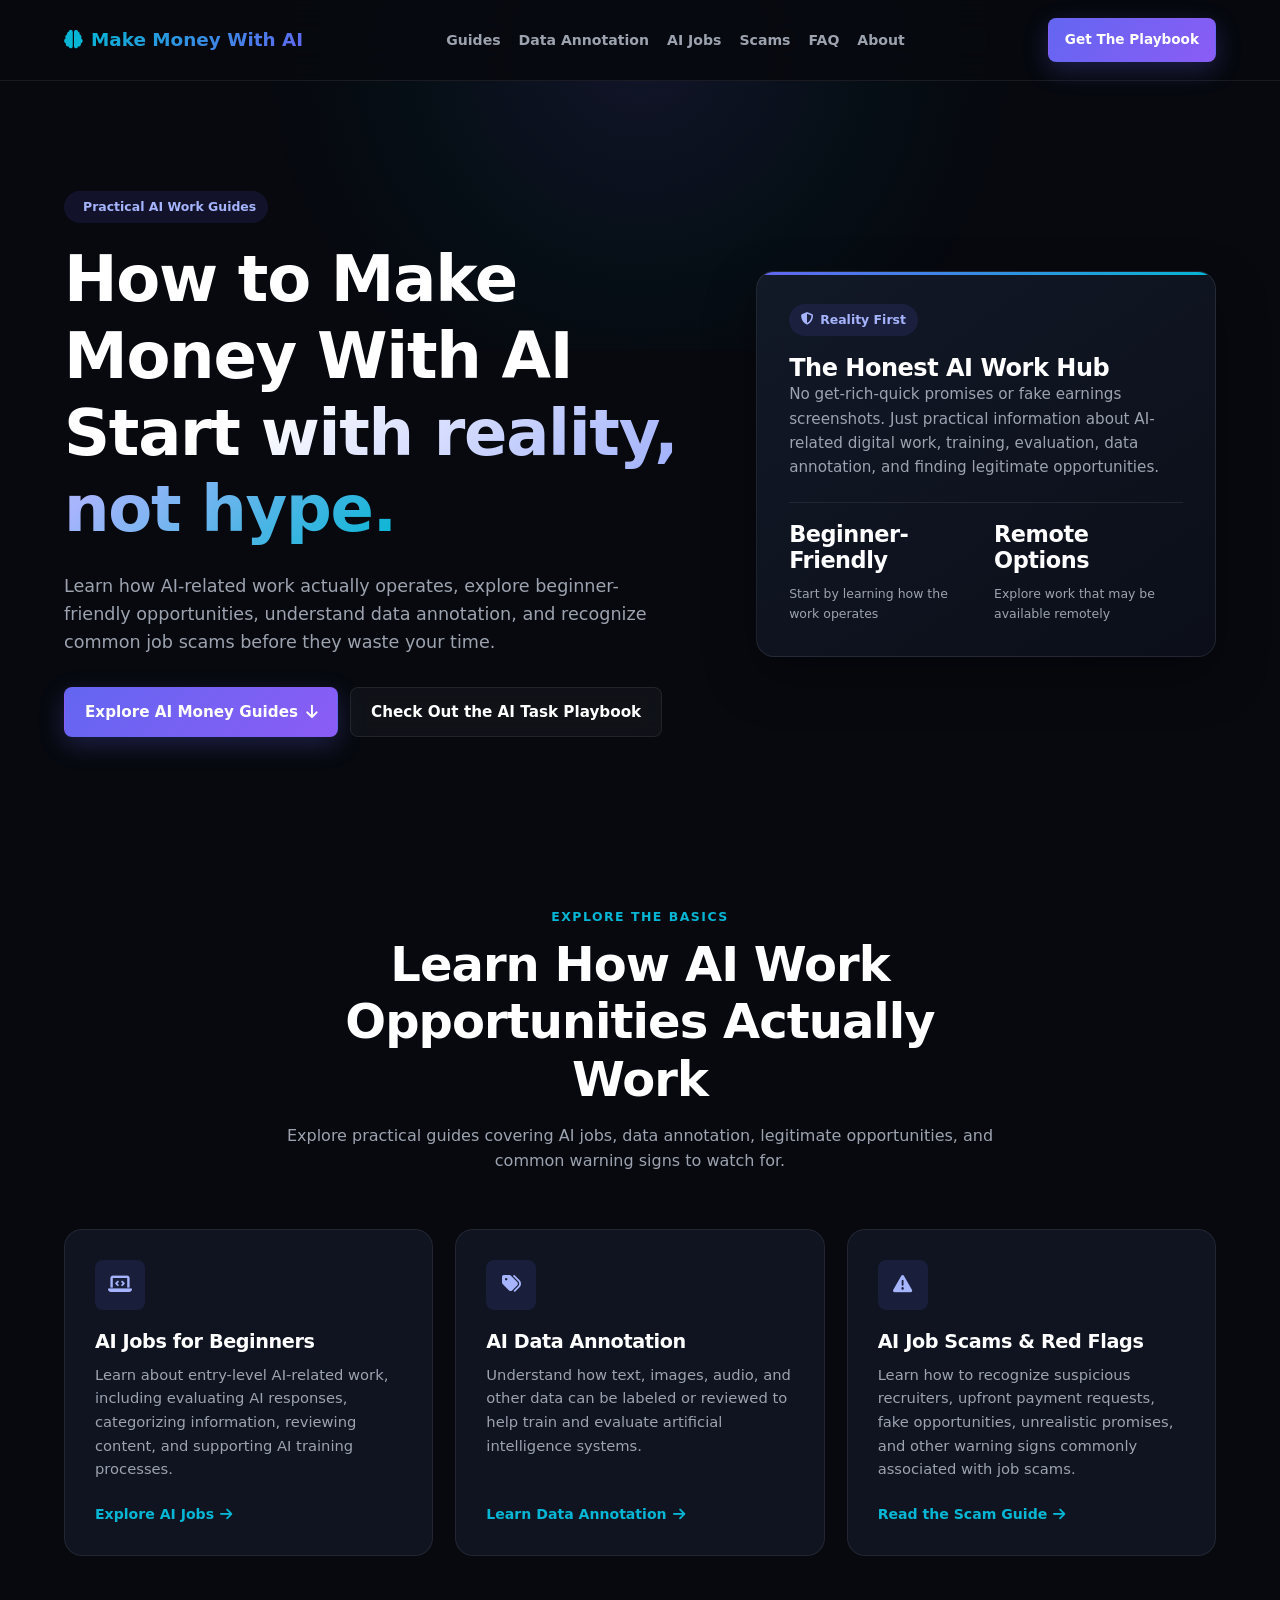
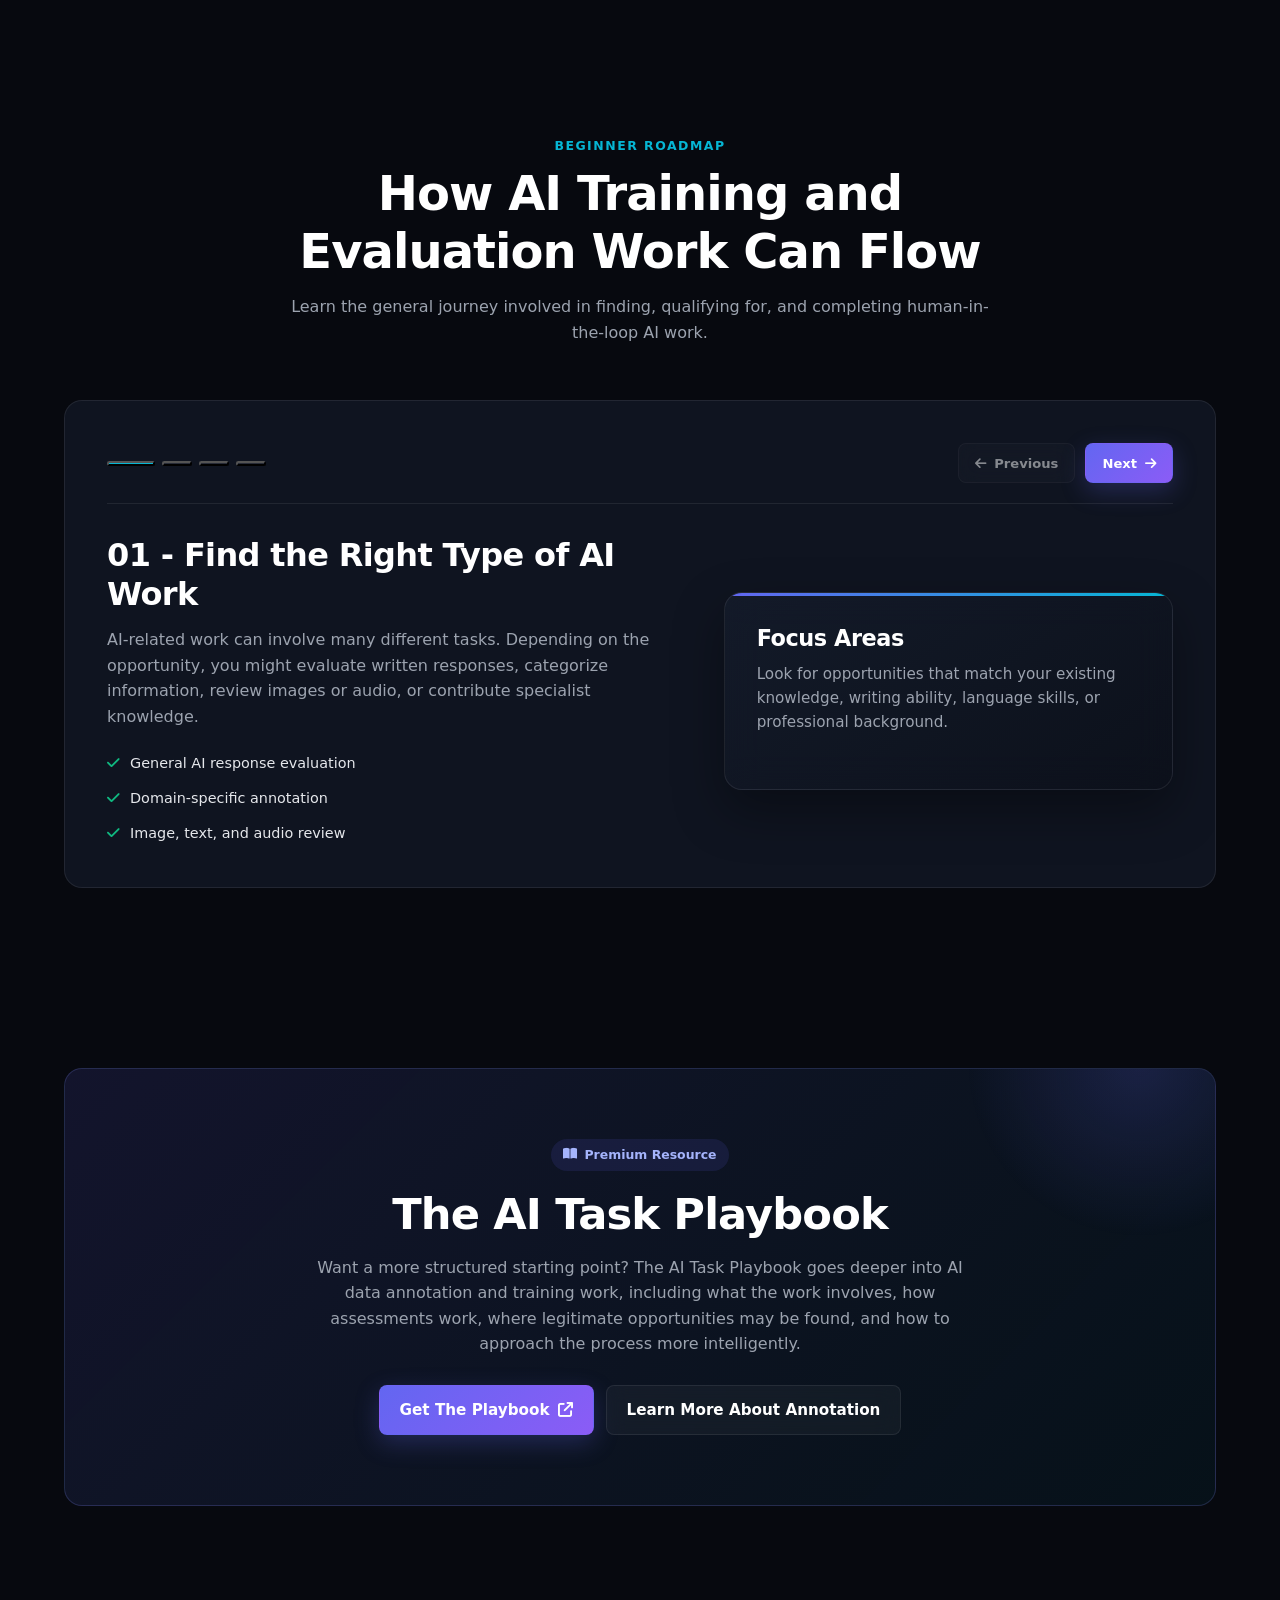
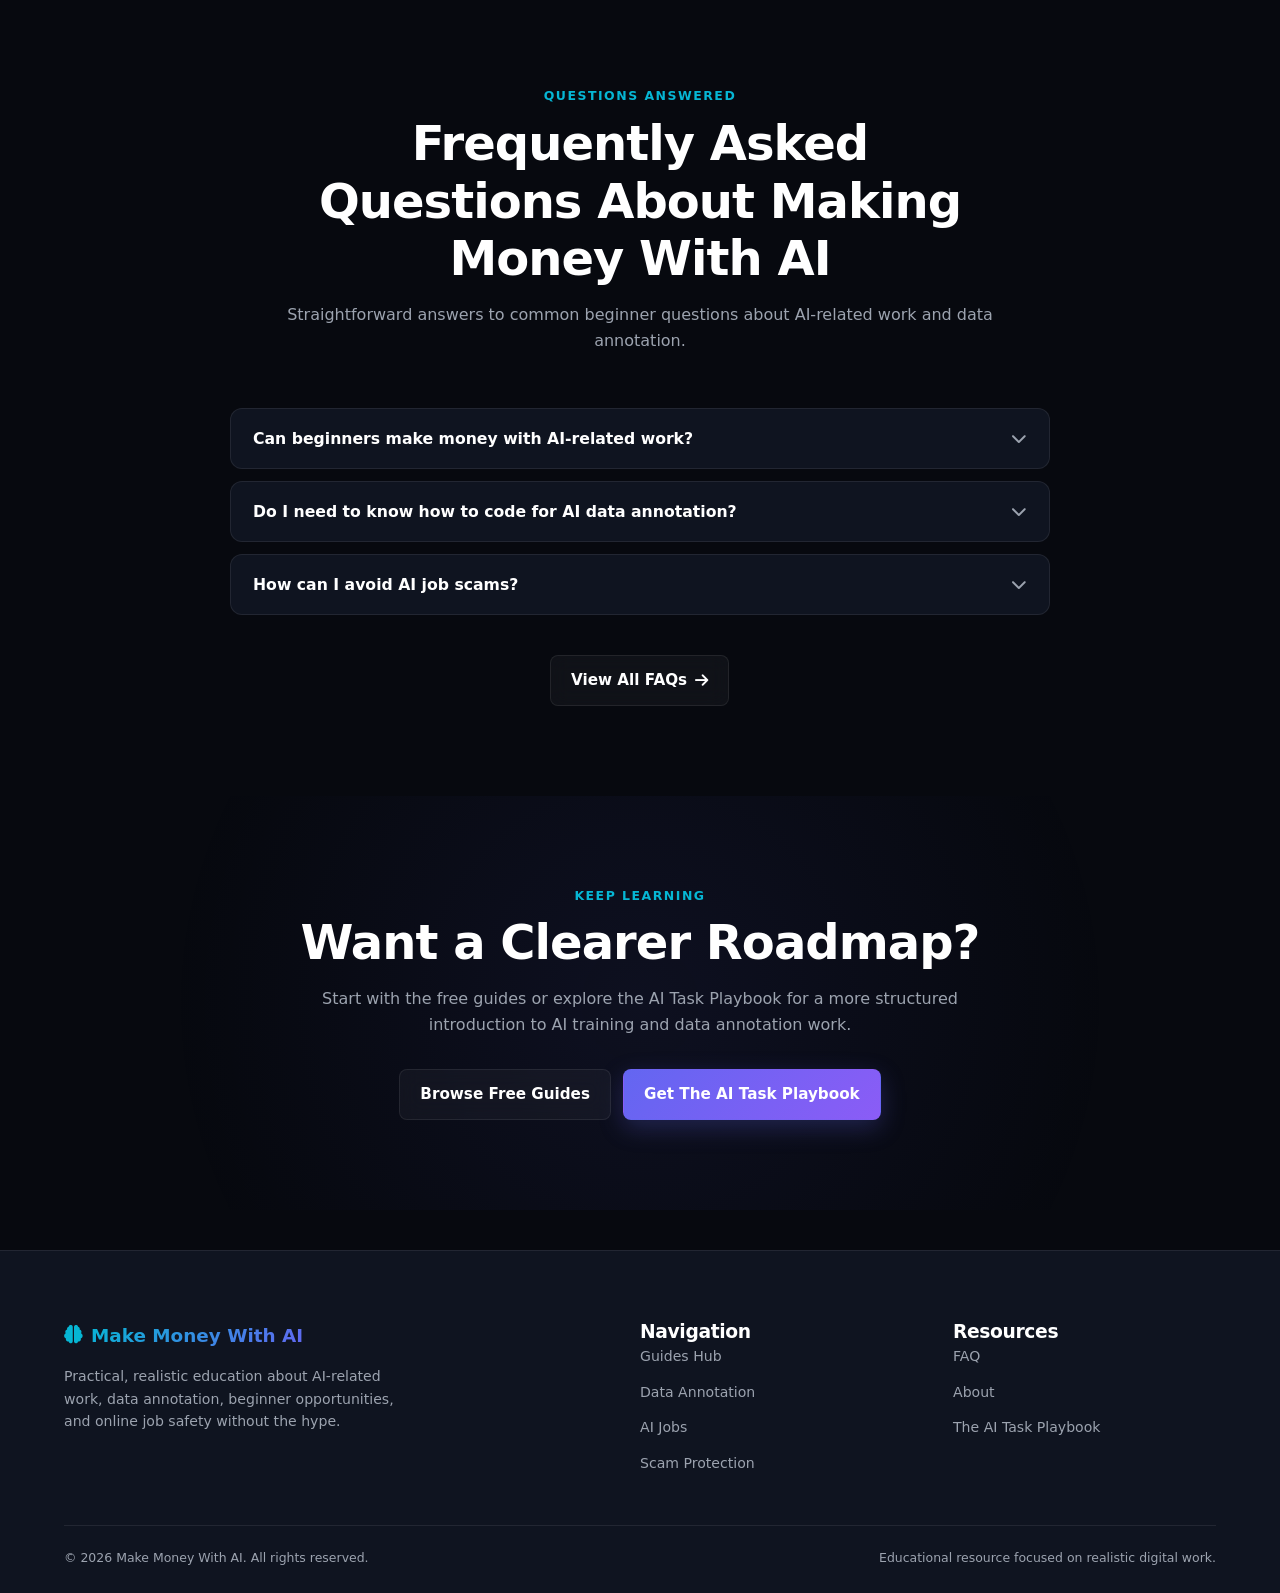
<file: index.html>
<!<!DOCTYPE html>
<html lang="en">
<head>
  <meta charset="UTF-8">

  <meta
    name="viewport"
    content="width=device-width, initial-scale=1.0"
  >

  <title>How to Make Money With AI | AI Jobs & Beginner Guides</title>

  <meta
    name="description"
    content="Learn how to make money with AI through practical beginner guides covering AI jobs, data annotation, legitimate opportunities, and common scams."
  >

  <meta
    name="robots"
    content="index, follow"
  >

  <meta
    name="author"
    content="Make Money With AI"
  >

  <meta
    name="theme-color"
    content="#07090e"
  >

  <!-- Open Graph -->
  <meta
    property="og:title"
    content="How to Make Money With AI | AI Jobs & Beginner Guides"
  >

  <meta
    property="og:description"
    content="Practical beginner-friendly guides to AI jobs, data annotation, legitimate opportunities, and avoiding online job scams."
  >

  <meta
    property="og:type"
    content="website"
  >

  <!-- Font Awesome -->
  <link
    rel="stylesheet"
    href="https://cdnjs.cloudflare.com/ajax/libs/font-awesome/6.4.0/css/all.min.css"
  >

  <!-- Main stylesheet -->
  <link
    rel="stylesheet"
    href="css/style.css"
  >
</head>

<body>

  <!-- =========================
       HEADER
  ========================== -->

  <header class="site-header">

    <div class="container navbar">

      <a href="index.html" class="logo" aria-label="Make Money With AI home">
        <i class="fa-solid fa-brain" aria-hidden="true"></i>
        <span>Make Money With AI</span>
      </a>

      <nav class="nav-links" aria-label="Main navigation">

        <a href="pages/guides.html">
          Guides
        </a>

        <a href="pages/ai-data-annotation.html">
          Data Annotation
        </a>

        <a href="pages/ai-jobs.html">
          AI Jobs
        </a>

        <a href="pages/scams.html">
          Scams
        </a>

        <a href="pages/faq.html">
          FAQ
        </a>

        <a href="pages/about.html">
          About
        </a>

      </nav>

      <div class="nav-cta">

        <a
          href="https://selar.com/13yr805383"
          target="_blank"
          rel="noopener noreferrer"
          class="btn btn-primary"
        >
          Get The Playbook
        </a>

      </div>

      <button
        class="hamburger"
        type="button"
        aria-label="Toggle navigation menu"
        aria-expanded="false"
        aria-controls="mobile-menu"
      >
        <span></span>
        <span></span>
        <span></span>
      </button>

    </div>

  </header>


  <!-- =========================
       MOBILE MENU
  ========================== -->

  <div
    class="mobile-menu"
    id="mobile-menu"
  >

    <a href="pages/guides.html">
      Guides
    </a>

    <a href="pages/ai-data-annotation.html">
      Data Annotation
    </a>

    <a href="pages/ai-jobs.html">
      AI Jobs
    </a>

    <a href="pages/scams.html">
      Scams
    </a>

    <a href="pages/faq.html">
      FAQ
    </a>

    <a href="pages/about.html">
      About
    </a>

    <a
      href="https://selar.com/13yr805383"
      target="_blank"
      rel="noopener noreferrer"
      class="btn btn-primary"
      style="margin-top: 1rem; text-align: center;"
    >
      Get The Playbook
    </a>

  </div>


  <main>

    <!-- =========================
         HERO
    ========================== -->

    <section class="hero">

      <div class="container hero-grid">

        <div class="hero-content scroll-reveal">

          <span class="hero-card-badge">
            <i class="fa-solid fa-sparkles" aria-hidden="true"></i>
            Practical AI Work Guides
          </span>

          <h1>
            How to Make Money With AI
            <span>Start with reality, not hype.</span>
          </h1>

          <p>
            Learn how AI-related work actually operates, explore
            beginner-friendly opportunities, understand data annotation,
            and recognize common job scams before they waste your time.
          </p>

          <div class="hero-actions">

            <a
              href="#topics"
              class="btn btn-primary"
            >
              Explore AI Money Guides
              <i
                class="fa-solid fa-arrow-down"
                aria-hidden="true"
              ></i>
            </a>

            <a
              href="https://selar.com/13yr805383"
              target="_blank"
              rel="noopener noreferrer"
              class="btn btn-secondary"
            >
              Check Out the AI Task Playbook
            </a>

          </div>

        </div>


        <div class="hero-card scroll-reveal">

          <span class="hero-card-badge">
            <i
              class="fa-solid fa-shield-halved"
              aria-hidden="true"
            ></i>
            Reality First
          </span>

          <h2>
            The Honest AI Work Hub
          </h2>

          <p>
            No get-rich-quick promises or fake earnings screenshots.
            Just practical information about AI-related digital work,
            training, evaluation, data annotation, and finding legitimate
            opportunities.
          </p>

          <div class="stat-row">

            <div class="stat-item">

              <h3>
                Beginner-Friendly
              </h3>

              <span>
                Start by learning how the work operates
              </span>

            </div>

            <div class="stat-item">

              <h3>
                Remote Options
              </h3>

              <span>
                Explore work that may be available remotely
              </span>

            </div>

          </div>

        </div>

      </div>

    </section>


    <!-- =========================
         TOPICS
    ========================== -->

    <section id="topics">

      <div class="container">

        <div class="section-header scroll-reveal">

          <span>
            Explore the Basics
          </span>

          <h2>
            Learn How AI Work Opportunities Actually Work
          </h2>

          <p>
            Explore practical guides covering AI jobs, data annotation,
            legitimate opportunities, and common warning signs to watch for.
          </p>

        </div>


        <div class="grid-3">

          <!-- AI JOBS -->

          <article class="card scroll-reveal">

            <div class="card-icon">
              <i
                class="fa-solid fa-laptop-code"
                aria-hidden="true"
              ></i>
            </div>

            <h3>
              AI Jobs for Beginners
            </h3>

            <p>
              Learn about entry-level AI-related work, including
              evaluating AI responses, categorizing information,
              reviewing content, and supporting AI training processes.
            </p>

            <a
              href="pages/ai-jobs.html"
              class="card-link"
            >
              Explore AI Jobs
              <i
                class="fa-solid fa-arrow-right"
                aria-hidden="true"
              ></i>
            </a>

          </article>


          <!-- DATA ANNOTATION -->

          <article class="card scroll-reveal">

            <div class="card-icon">

              <i
                class="fa-solid fa-tags"
                aria-hidden="true"
              ></i>

            </div>

            <h3>
              AI Data Annotation
            </h3>

            <p>
              Understand how text, images, audio, and other data can be
              labeled or reviewed to help train and evaluate artificial
              intelligence systems.
            </p>

            <a
              href="pages/ai-data-annotation.html"
              class="card-link"
            >
              Learn Data Annotation
              <i
                class="fa-solid fa-arrow-right"
                aria-hidden="true"
              ></i>
            </a>

          </article>


          <!-- SCAMS -->

          <article class="card scroll-reveal">

            <div class="card-icon">

              <i
                class="fa-solid fa-triangle-exclamation"
                aria-hidden="true"
              ></i>

            </div>

            <h3>
              AI Job Scams & Red Flags
            </h3>

            <p>
              Learn how to recognize suspicious recruiters, upfront payment
              requests, fake opportunities, unrealistic promises, and other
              warning signs commonly associated with job scams.
            </p>

            <a
              href="pages/scams.html"
              class="card-link"
            >
              Read the Scam Guide
              <i
                class="fa-solid fa-arrow-right"
                aria-hidden="true"
              ></i>
            </a>

          </article>

        </div>

      </div>

    </section>


    <!-- =========================
         ROADMAP
    ========================== -->

    <section>

      <div class="container">

        <div class="section-header scroll-reveal">

          <span>
            Beginner Roadmap
          </span>

          <h2>
            How AI Training and Evaluation Work Can Flow
          </h2>

          <p>
            Learn the general journey involved in finding, qualifying for,
            and completing human-in-the-loop AI work.
          </p>

        </div>


        <div class="interactive-steps-container scroll-reveal">

          <div class="steps-nav-header">

            <div class="steps-indicators">

              <button
                type="button"
                class="step-indicator active"
                aria-label="Go to step 1"
              ></button>

              <button
                type="button"
                class="step-indicator"
                aria-label="Go to step 2"
              ></button>

              <button
                type="button"
                class="step-indicator"
                aria-label="Go to step 3"
              ></button>

              <button
                type="button"
                class="step-indicator"
                aria-label="Go to step 4"
              ></button>

            </div>


            <div class="steps-controls">

              <button
                id="prev-step"
                type="button"
                class="btn btn-secondary"
                style="padding: 0.5rem 1rem;"
              >
                <i
                  class="fa-solid fa-arrow-left"
                  aria-hidden="true"
                ></i>
                Previous
              </button>

              <button
                id="next-step"
                type="button"
                class="btn btn-primary"
                style="padding: 0.5rem 1rem;"
              >
                Next
                <i
                  class="fa-solid fa-arrow-right"
                  aria-hidden="true"
                ></i>
              </button>

            </div>

          </div>


          <!-- STEP 1 -->

          <div class="step-content-pane active">

            <div class="step-grid">

              <div class="step-info">

                <h3>
                  01 - Find the Right Type of AI Work
                </h3>

                <p>
                  AI-related work can involve many different tasks.
                  Depending on the opportunity, you might evaluate written
                  responses, categorize information, review images or audio,
                  or contribute specialist knowledge.
                </p>

                <div class="step-features">

                  <div class="step-feature-item">
                    <i
                      class="fa-solid fa-check"
                      aria-hidden="true"
                    ></i>
                    General AI response evaluation
                  </div>

                  <div class="step-feature-item">
                    <i
                      class="fa-solid fa-check"
                      aria-hidden="true"
                    ></i>
                    Domain-specific annotation
                  </div>

                  <div class="step-feature-item">
                    <i
                      class="fa-solid fa-check"
                      aria-hidden="true"
                    ></i>
                    Image, text, and audio review
                  </div>

                </div>

              </div>


              <div>

                <div class="hero-card">

                  <h3>
                    Focus Areas
                  </h3>

                  <p>
                    Look for opportunities that match your existing
                    knowledge, writing ability, language skills, or
                    professional background.
                  </p>

                </div>

              </div>

            </div>

          </div>


          <!-- STEP 2 -->

          <div class="step-content-pane">

            <div class="step-grid">

              <div class="step-info">

                <h3>
                  02 - Understand Guidelines & Rubrics
                </h3>

                <p>
                  Many AI evaluation tasks rely on detailed instructions.
                  Understanding the criteria and applying them consistently
                  is an important part of doing this type of work well.
                </p>

                <div class="step-features">

                  <div class="step-feature-item">
                    <i
                      class="fa-solid fa-check"
                      aria-hidden="true"
                    ></i>
                    Read task guidelines carefully
                  </div>

                  <div class="step-feature-item">
                    <i
                      class="fa-solid fa-check"
                      aria-hidden="true"
                    ></i>
                    Understand evaluation criteria
                  </div>

                  <div class="step-feature-item">
                    <i
                      class="fa-solid fa-check"
                      aria-hidden="true"
                    ></i>
                    Practice consistent reasoning
                  </div>

                </div>

              </div>


              <div>

                <div class="hero-card">

                  <h3>
                    The Important Part
                  </h3>

                  <p>
                    Don't rush through instructions. In evaluation work,
                    carefully understanding the rules can matter more than
                    simply completing tasks quickly.
                  </p>

                </div>

              </div>

            </div>

          </div>


          <!-- STEP 3 -->

          <div class="step-content-pane">

            <div class="step-grid">

              <div class="step-info">

                <h3>
                  03 - Complete Assessments & Onboarding
                </h3>

                <p>
                  Some legitimate platforms use assessments or qualification
                  steps before granting access to projects. The exact process
                  varies between companies and roles.
                </p>

                <div class="step-features">

                  <div class="step-feature-item">
                    <i
                      class="fa-solid fa-check"
                      aria-hidden="true"
                    ></i>
                    Follow assessment instructions
                  </div>

                  <div class="step-feature-item">
                    <i
                      class="fa-solid fa-check"
                      aria-hidden="true"
                    ></i>
                    Demonstrate writing or reasoning skills
                  </div>

                  <div class="step-feature-item">
                    <i
                      class="fa-solid fa-check"
                      aria-hidden="true"
                    ></i>
                    Complete required verification steps
                  </div>

                </div>

              </div>


              <div>

                <div class="hero-card">

                  <h3>
                    Quality Matters
                  </h3>

                  <p>
                    AI platforms may review work quality over time.
                    Accuracy, consistency, and following project guidelines
                    can all affect continued access to tasks.
                  </p>

                </div>

              </div>

            </div>

          </div>


          <!-- STEP 4 -->

          <div class="step-content-pane">

            <div class="step-grid">

              <div class="step-info">

                <h3>
                  04 - Start Completing Tasks
                </h3>

                <p>
                  Once accepted into a legitimate project, workers may
                  complete available tasks according to the platform's
                  requirements, schedule, and payment structure.
                </p>

                <div class="step-features">

                  <div class="step-feature-item">
                    <i
                      class="fa-solid fa-check"
                      aria-hidden="true"
                    ></i>
                    Work through available tasks
                  </div>

                  <div class="step-feature-item">
                    <i
                      class="fa-solid fa-check"
                      aria-hidden="true"
                    ></i>
                    Follow project requirements
                  </div>

                  <div class="step-feature-item">
                    <i
                      class="fa-solid fa-check"
                      aria-hidden="true"
                    ></i>
                    Track your work and platform payments
                  </div>

                </div>

              </div>


              <div>

                <div class="hero-card">

                  <h3>
                    Keep Expectations Realistic
                  </h3>

                  <p>
                    Task availability, eligibility, rates, and workload can
                    vary. Treat AI work as an opportunity to research rather
                    than a guaranteed source of income.
                  </p>

                </div>

              </div>

            </div>

          </div>

        </div>

      </div>

    </section>


    <!-- =========================
         PLAYBOOK
    ========================== -->

    <section>

      <div class="container">

        <div class="product-showcase scroll-reveal">

          <span class="hero-card-badge">

            <i
              class="fa-solid fa-book-open"
              aria-hidden="true"
            ></i>

            Premium Resource

          </span>

          <h2>
            The AI Task Playbook
          </h2>

          <p>
            Want a more structured starting point? The AI Task Playbook
            goes deeper into AI data annotation and training work, including
            what the work involves, how assessments work, where legitimate
            opportunities may be found, and how to approach the process more
            intelligently.
          </p>

          <div class="product-actions">

            <a
              href="https://selar.com/13yr805383"
              target="_blank"
              rel="noopener noreferrer"
              class="btn btn-primary"
            >
              Get The Playbook
              <i
                class="fa-solid fa-external-link"
                aria-hidden="true"
              ></i>
            </a>

            <a
              href="pages/ai-data-annotation.html"
              class="btn btn-secondary"
            >
              Learn More About Annotation
            </a>

          </div>

        </div>

      </div>

    </section>


    <!-- =========================
         FAQ
    ========================== -->

    <section>

      <div class="container">

        <div class="section-header scroll-reveal">

          <span>
            Questions Answered
          </span>

          <h2>
            Frequently Asked Questions About Making Money With AI
          </h2>

          <p>
            Straightforward answers to common beginner questions about
            AI-related work and data annotation.
          </p>

        </div>


        <div class="faq-list scroll-reveal">

          <!-- FAQ 1 -->

          <div class="faq-item">

            <button
              class="faq-question"
              type="button"
            >

              <span>
                Can beginners make money with AI-related work?
              </span>

              <i
                class="fa-solid fa-chevron-down"
                aria-hidden="true"
              ></i>

            </button>

            <div class="faq-answer">

              <p>
                Some AI-related opportunities are available to people
                without advanced technical skills. However, eligibility,
                availability, application requirements, workload, and
                compensation vary by company and project. There is no
                guaranteed income.
              </p>

            </div>

          </div>


          <!-- FAQ 2 -->

          <div class="faq-item">

            <button
              class="faq-question"
              type="button"
            >

              <span>
                Do I need to know how to code for AI data annotation?
              </span>

              <i
                class="fa-solid fa-chevron-down"
                aria-hidden="true"
              ></i>

            </button>

            <div class="faq-answer">

              <p>
                Not necessarily. Many data annotation and AI evaluation
                tasks focus on areas such as language, categorization,
                reasoning, image review, or content evaluation. Some
                specialized roles do require technical skills.
              </p>

            </div>

          </div>


          <!-- FAQ 3 -->

          <div class="faq-item">

            <button
              class="faq-question"
              type="button"
            >

              <span>
                How can I avoid AI job scams?
              </span>

              <i
                class="fa-solid fa-chevron-down"
                aria-hidden="true"
              ></i>

            </button>

            <div class="faq-answer">

              <p>
                Be cautious when an opportunity asks for upfront payments,
                cryptocurrency, gift cards, sensitive information through
                unofficial channels, or promises of guaranteed high income.
                Research the company independently and verify that you're
                using its legitimate website or application process.
              </p>

            </div>

          </div>

        </div>


        <div
          style="
            text-align: center;
            margin-top: 2.5rem;
          "
        >

          <a
            href="pages/faq.html"
            class="btn btn-secondary"
          >
            View All FAQs
            <i
              class="fa-solid fa-arrow-right"
              aria-hidden="true"
            ></i>
          </a>

        </div>

      </div>

    </section>


    <!-- =========================
         FINAL CTA
    ========================== -->

    <section
      style="
        background:
        radial-gradient(
          circle at center,
          rgba(99, 102, 241, 0.08) 0%,
          transparent 70%
        );
      "
    >

      <div
        class="container"
        style="text-align: center;"
      >

        <div
          class="section-header scroll-reveal"
          style="margin-bottom: 2rem;"
        >

          <span>
            Keep Learning
          </span>

          <h2>
            Want a Clearer Roadmap?
          </h2>

          <p>
            Start with the free guides or explore the AI Task Playbook
            for a more structured introduction to AI training and
            data annotation work.
          </p>

        </div>


        <div
          class="hero-actions"
          style="justify-content: center;"
        >

          <a
            href="pages/guides.html"
            class="btn btn-secondary"
          >
            Browse Free Guides
          </a>

          <a
            href="https://selar.com/13yr805383"
            target="_blank"
            rel="noopener noreferrer"
            class="btn btn-primary"
          >
            Get The AI Task Playbook
          </a>

        </div>

      </div>

    </section>

  </main>


  <!-- =========================
       FOOTER
  ========================== -->

  <footer class="site-footer">

    <div class="container">

      <div class="footer-grid">

        <div class="footer-brand">

          <a
            href="index.html"
            class="logo"
            aria-label="Make Money With AI home"
          >

            <i
              class="fa-solid fa-brain"
              aria-hidden="true"
            ></i>

            <span>
              Make Money With AI
            </span>

          </a>

          <p>
            Practical, realistic education about AI-related work,
            data annotation, beginner opportunities, and online
            job safety without the hype.
          </p>

        </div>


        <div class="footer-links">

          <h3>
            Navigation
          </h3>

          <ul>

            <li>
              <a href="pages/guides.html">
                Guides Hub
              </a>
            </li>

            <li>
              <a href="pages/ai-data-annotation.html">
                Data Annotation
              </a>
            </li>

            <li>
              <a href="pages/ai-jobs.html">
                AI Jobs
              </a>
            </li>

            <li>
              <a href="pages/scams.html">
                Scam Protection
              </a>
            </li>

          </ul>

        </div>


        <div class="footer-links">

          <h3>
            Resources
          </h3>

          <ul>

            <li>
              <a href="pages/faq.html">
                FAQ
              </a>
            </li>

            <li>
              <a href="pages/about.html">
                About
              </a>
            </li>

            <li>
              <a
                href="https://selar.com/13yr805383"
                target="_blank"
                rel="noopener noreferrer"
              >
                The AI Task Playbook
              </a>
            </li>

          </ul>

        </div>

      </div>


      <div class="footer-bottom">

        <p>
          &copy;
          <span id="current-year">2026</span>
          Make Money With AI. All rights reserved.
        </p>

        <p>
          Educational resource focused on realistic digital work.
        </p>

      </div>

    </div>

  </footer>


  <!-- JavaScript -->
  <script src="js/script.js"></script>

</body>
</html>
</file>
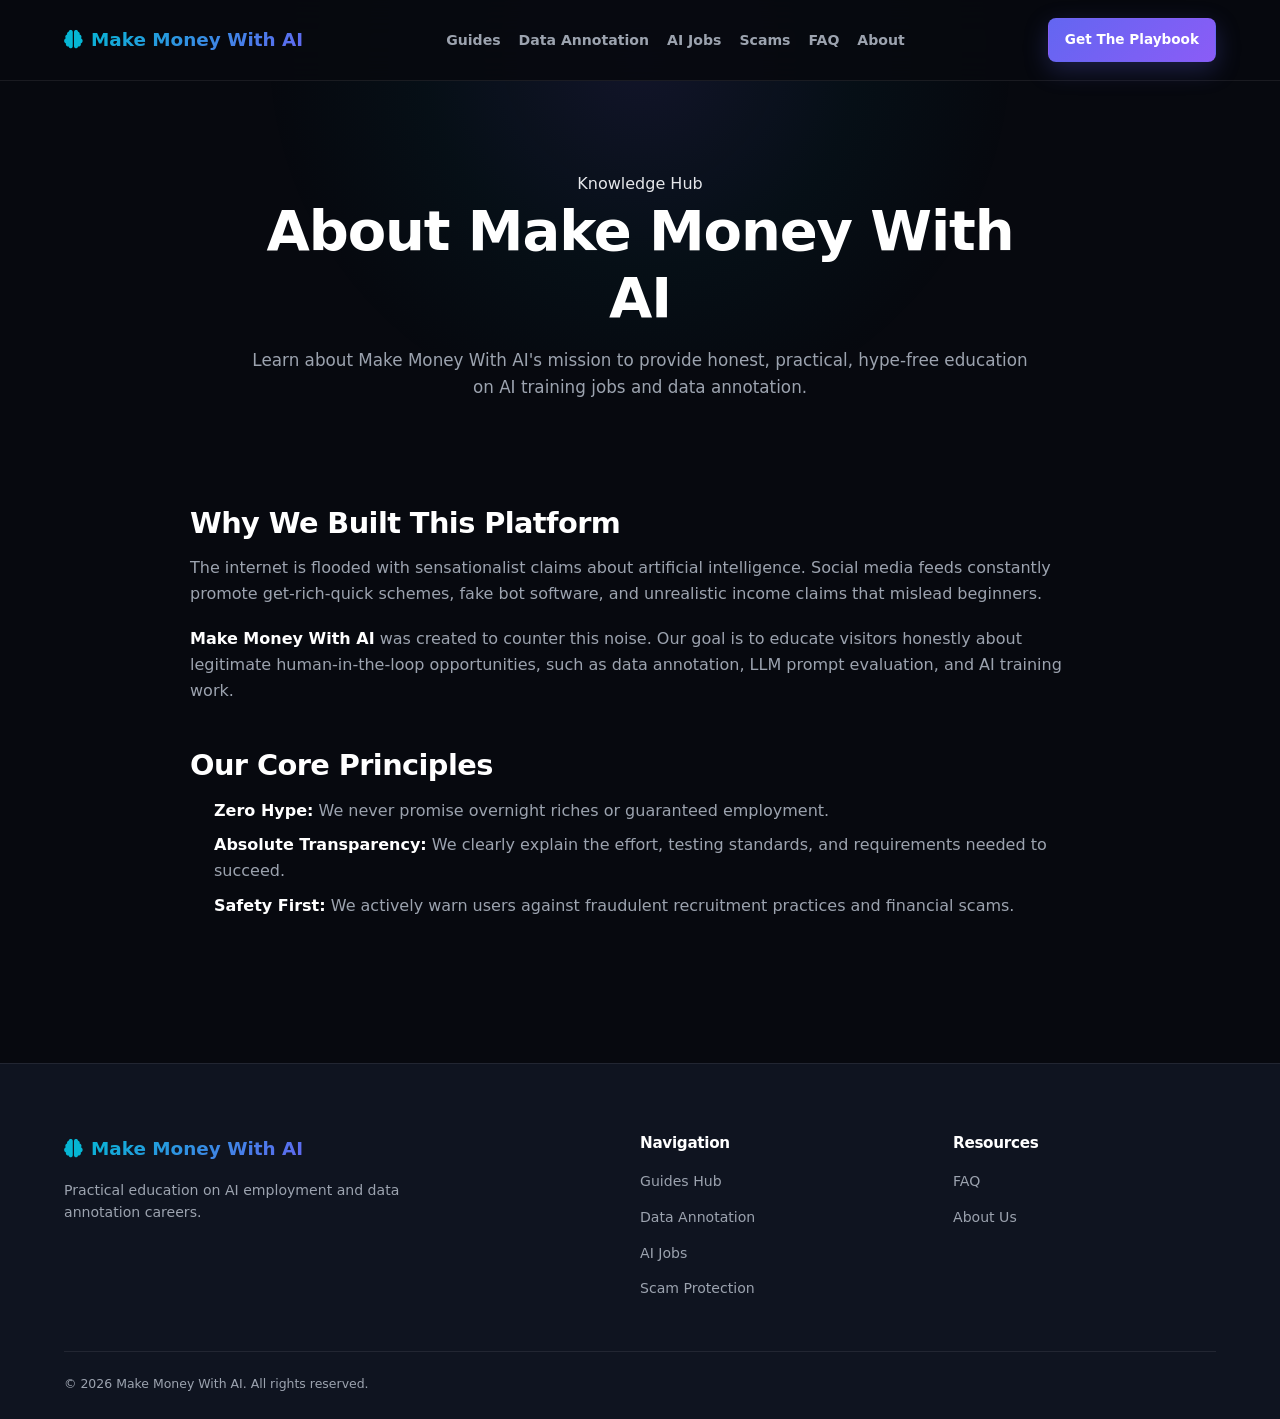
<file: pages/about.html>
<!DOCTYPE html>
<html lang="en">
<head>
  <meta charset="UTF-8">
  <meta name="viewport" content="width=device-width, initial-scale=1.0">
  <title>About Us | Make Money With AI</title>
  <meta name="description" content="Learn about Make Money With AI's mission to provide honest, practical, hype-free education on AI training jobs and data annotation.">
  <link rel="stylesheet" href="../css/style.css">
  <link rel="stylesheet" href="https://cdnjs.cloudflare.com/ajax/libs/font-awesome/6.4.0/css/all.min.css">
</head>
<body>
  <header class="site-header">
    <div class="container navbar">
      <a href="../index.html" class="logo">
        <i class="fa-solid fa-brain"></i> <span>Make Money With AI</span>
      </a>
      <nav class="nav-links">
        <a href="guides.html">Guides</a>
        <a href="ai-data-annotation.html">Data Annotation</a>
        <a href="ai-jobs.html">AI Jobs</a>
        <a href="scams.html">Scams</a>
        <a href="faq.html">FAQ</a>
        <a href="about.html">About</a>
      </nav>
      <div class="nav-cta">
        <a href="https://selar.com/13yr805383" target="_blank" rel="noopener" class="btn btn-primary">Get The Playbook</a>
      </div>
      <button class="hamburger" aria-label="Toggle navigation menu" aria-expanded="false">
        <span></span><span></span><span></span>
      </button>
    </div>
  </header>

  <div class="mobile-menu">
    <a href="guides.html">Guides</a>
    <a href="ai-data-annotation.html">Data Annotation</a>
    <a href="ai-jobs.html">AI Jobs</a>
    <a href="scams.html">Scams</a>
    <a href="faq.html">FAQ</a>
    <a href="about.html">About</a>
  </div>

  <main>
    <div class="container">
      <div class="page-header-content scroll-reveal">
        <span>Knowledge Hub</span>
        <h1>About Make Money With AI</h1>
        <p>Learn about Make Money With AI's mission to provide honest, practical, hype-free education on AI training jobs and data annotation.</p>
      </div>
      <div class="content-body scroll-reveal">
        
<h2>Why We Built This Platform</h2>
<p>The internet is flooded with sensationalist claims about artificial intelligence. Social media feeds constantly promote get-rich-quick schemes, fake bot software, and unrealistic income claims that mislead beginners.</p>
<p><strong>Make Money With AI</strong> was created to counter this noise. Our goal is to educate visitors honestly about legitimate human-in-the-loop opportunities, such as data annotation, LLM prompt evaluation, and AI training work.</p>

<h2>Our Core Principles</h2>
<ul>
  <li><strong>Zero Hype:</strong> We never promise overnight riches or guaranteed employment.</li>
  <li><strong>Absolute Transparency:</strong> We clearly explain the effort, testing standards, and requirements needed to succeed.</li>
  <li><strong>Safety First:</strong> We actively warn users against fraudulent recruitment practices and financial scams.</li>
</ul>

      </div>
    </div>
  </main>

  <footer class="site-footer">
    <div class="container">
      <div class="footer-grid">
        <div class="footer-brand">
          <a href="../index.html" class="logo"><i class="fa-solid fa-brain"></i> <span>Make Money With AI</span></a>
          <p>Practical education on AI employment and data annotation careers.</p>
        </div>
        <div class="footer-links">
          <h4>Navigation</h4>
          <ul>
            <li><a href="guides.html">Guides Hub</a></li>
            <li><a href="ai-data-annotation.html">Data Annotation</a></li>
            <li><a href="ai-jobs.html">AI Jobs</a></li>
            <li><a href="scams.html">Scam Protection</a></li>
          </ul>
        </div>
        <div class="footer-links">
          <h4>Resources</h4>
          <ul>
            <li><a href="faq.html">FAQ</a></li>
            <li><a href="about.html">About Us</a></li>
          </ul>
        </div>
      </div>
      <div class="footer-bottom">
        <p>&copy; <span id="current-year">2026</span> Make Money With AI. All rights reserved.</p>
      </div>
    </div>
  </footer>

  <script src="../js/script.js"></script>
</body>
</html>
</file>
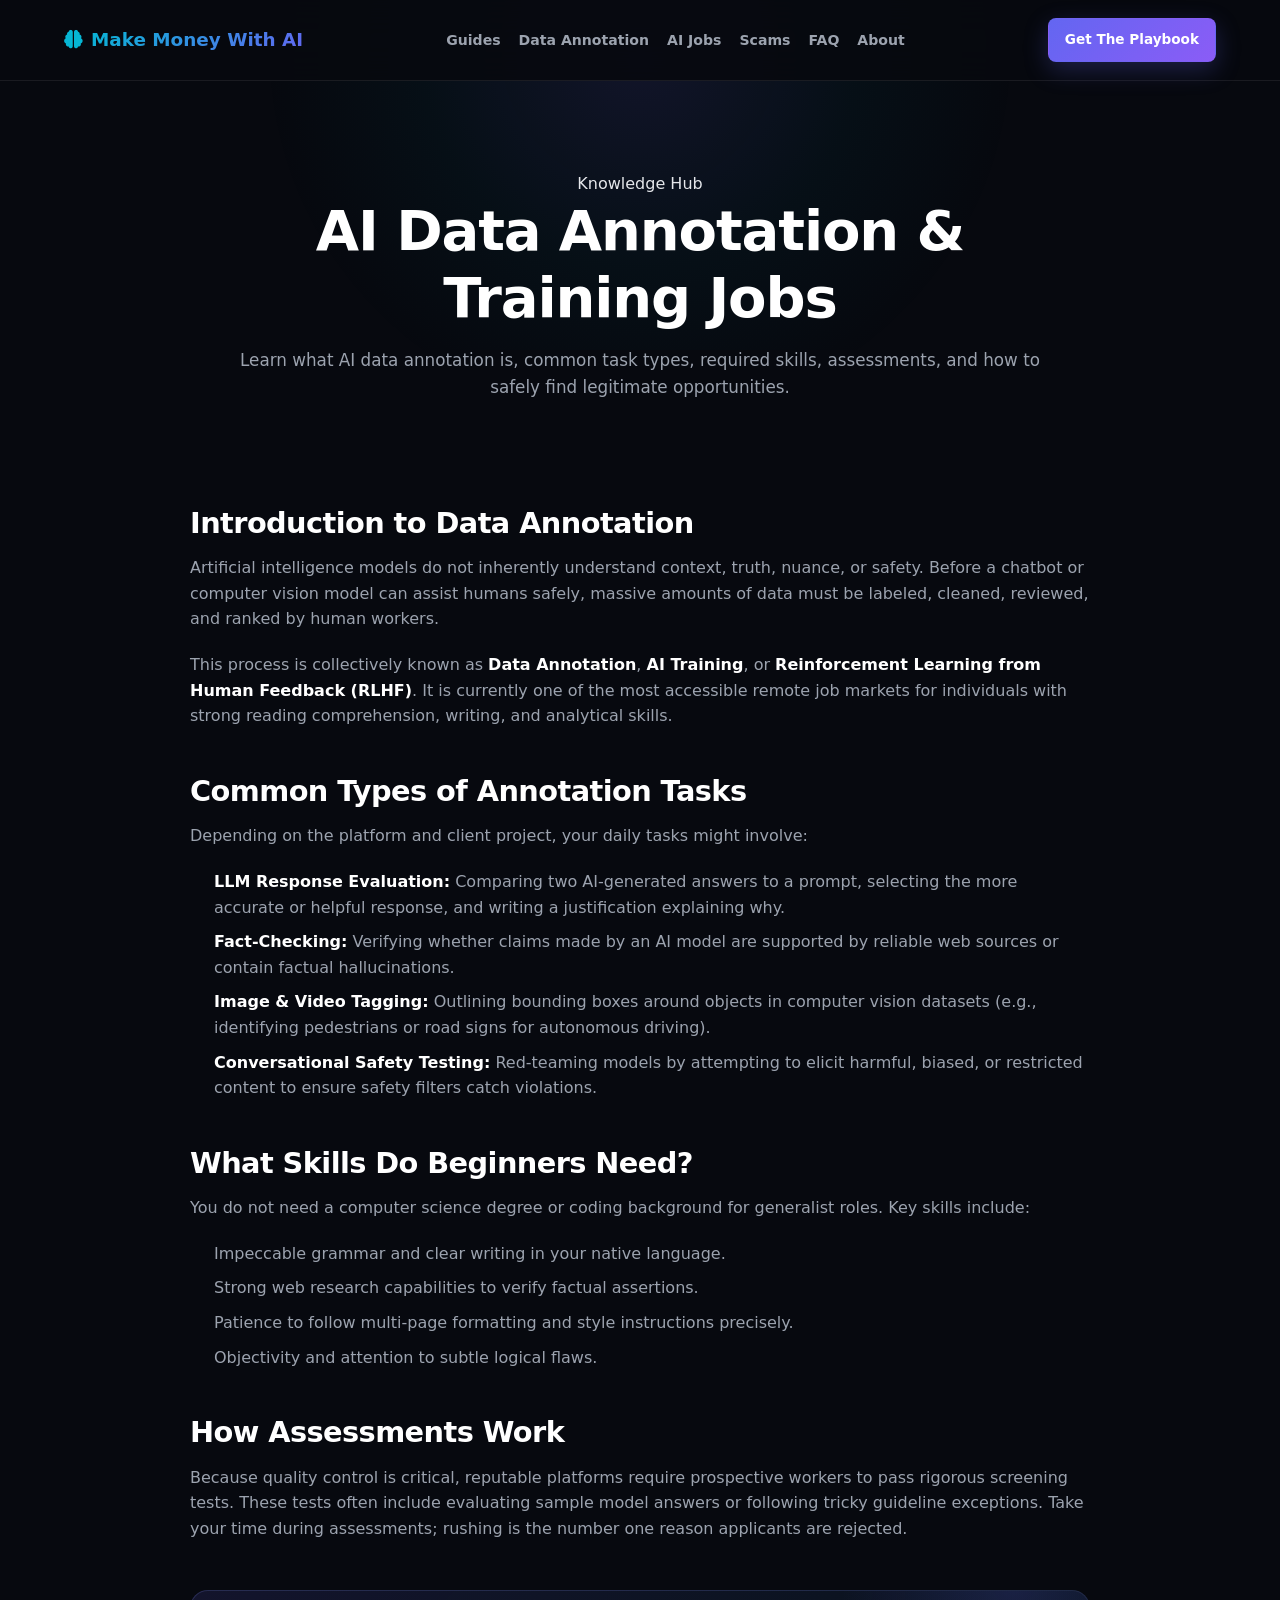
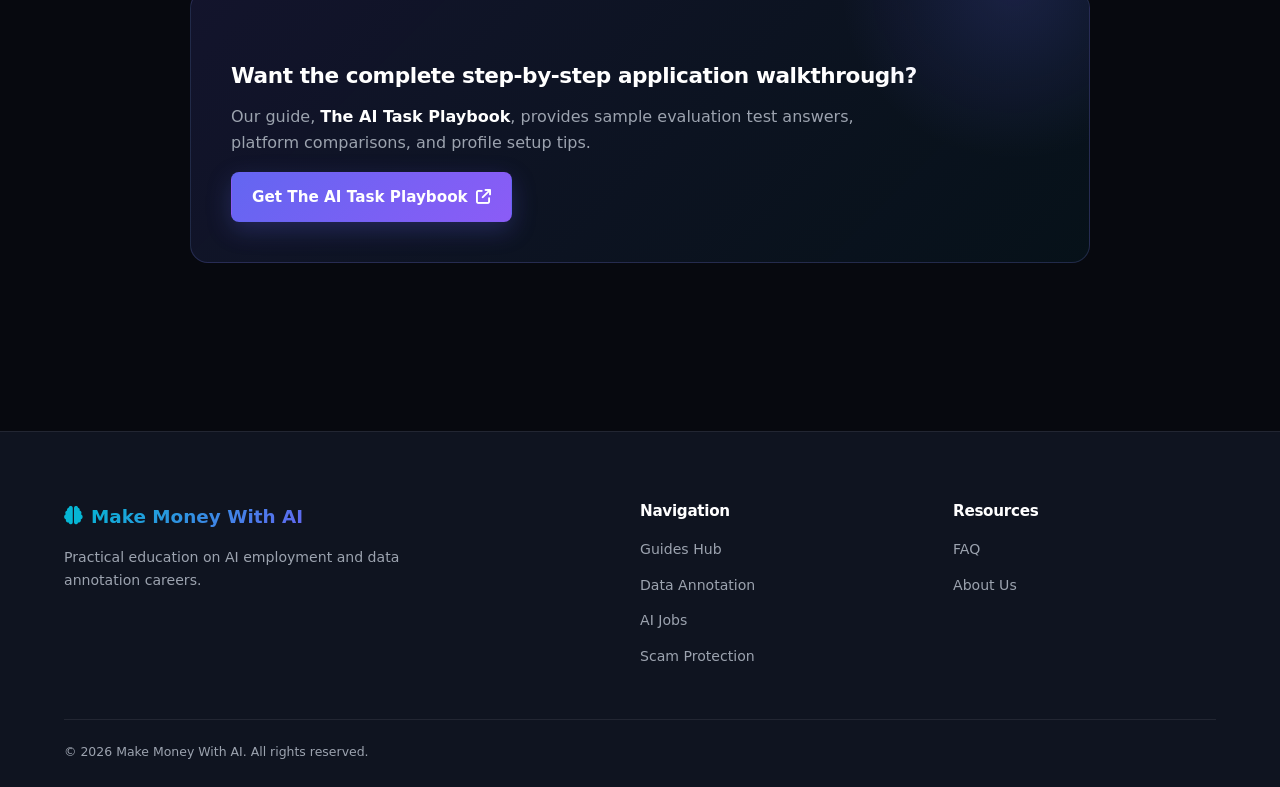
<file: pages/ai-data-annotation.html>
<!DOCTYPE html>
<html lang="en">
<head>
  <meta charset="UTF-8">
  <meta name="viewport" content="width=device-width, initial-scale=1.0">
  <title>AI Data Annotation Guide | Make Money With AI</title>
  <meta name="description" content="Learn what AI data annotation is, common task types, required skills, assessments, and how to safely find legitimate opportunities.">
  <link rel="stylesheet" href="../css/style.css">
  <link rel="stylesheet" href="https://cdnjs.cloudflare.com/ajax/libs/font-awesome/6.4.0/css/all.min.css">
</head>
<body>
  <header class="site-header">
    <div class="container navbar">
      <a href="../index.html" class="logo">
        <i class="fa-solid fa-brain"></i> <span>Make Money With AI</span>
      </a>
      <nav class="nav-links">
        <a href="guides.html">Guides</a>
        <a href="ai-data-annotation.html">Data Annotation</a>
        <a href="ai-jobs.html">AI Jobs</a>
        <a href="scams.html">Scams</a>
        <a href="faq.html">FAQ</a>
        <a href="about.html">About</a>
      </nav>
      <div class="nav-cta">
        <a href="https://selar.com/13yr805383" target="_blank" rel="noopener" class="btn btn-primary">Get The Playbook</a>
      </div>
      <button class="hamburger" aria-label="Toggle navigation menu" aria-expanded="false">
        <span></span><span></span><span></span>
      </button>
    </div>
  </header>

  <div class="mobile-menu">
    <a href="guides.html">Guides</a>
    <a href="ai-data-annotation.html">Data Annotation</a>
    <a href="ai-jobs.html">AI Jobs</a>
    <a href="scams.html">Scams</a>
    <a href="faq.html">FAQ</a>
    <a href="about.html">About</a>
  </div>

  <main>
    <div class="container">
      <div class="page-header-content scroll-reveal">
        <span>Knowledge Hub</span>
        <h1>AI Data Annotation & Training Jobs</h1>
        <p>Learn what AI data annotation is, common task types, required skills, assessments, and how to safely find legitimate opportunities.</p>
      </div>
      <div class="content-body scroll-reveal">
        
<h2>Introduction to Data Annotation</h2>
<p>Artificial intelligence models do not inherently understand context, truth, nuance, or safety. Before a chatbot or computer vision model can assist humans safely, massive amounts of data must be labeled, cleaned, reviewed, and ranked by human workers.</p>
<p>This process is collectively known as <strong>Data Annotation</strong>, <strong>AI Training</strong>, or <strong>Reinforcement Learning from Human Feedback (RLHF)</strong>. It is currently one of the most accessible remote job markets for individuals with strong reading comprehension, writing, and analytical skills.</p>

<h2>Common Types of Annotation Tasks</h2>
<p>Depending on the platform and client project, your daily tasks might involve:</p>
<ul>
  <li><strong>LLM Response Evaluation:</strong> Comparing two AI-generated answers to a prompt, selecting the more accurate or helpful response, and writing a justification explaining why.</li>
  <li><strong>Fact-Checking:</strong> Verifying whether claims made by an AI model are supported by reliable web sources or contain factual hallucinations.</li>
  <li><strong>Image & Video Tagging:</strong> Outlining bounding boxes around objects in computer vision datasets (e.g., identifying pedestrians or road signs for autonomous driving).</li>
  <li><strong>Conversational Safety Testing:</strong> Red-teaming models by attempting to elicit harmful, biased, or restricted content to ensure safety filters catch violations.</li>
</ul>

<h2>What Skills Do Beginners Need?</h2>
<p>You do not need a computer science degree or coding background for generalist roles. Key skills include:</p>
<ul>
  <li>Impeccable grammar and clear writing in your native language.</li>
  <li>Strong web research capabilities to verify factual assertions.</li>
  <li>Patience to follow multi-page formatting and style instructions precisely.</li>
  <li>Objectivity and attention to subtle logical flaws.</li>
</ul>

<h2>How Assessments Work</h2>
<p>Because quality control is critical, reputable platforms require prospective workers to pass rigorous screening tests. These tests often include evaluating sample model answers or following tricky guideline exceptions. Take your time during assessments; rushing is the number one reason applicants are rejected.</p>

<div class="product-showcase" style="margin: 3rem 0; text-align: left; padding: 2.5rem;">
  <h3>Want the complete step-by-step application walkthrough?</h3>
  <p style="margin: 1rem 0;">Our guide, <strong>The AI Task Playbook</strong>, provides sample evaluation test answers, platform comparisons, and profile setup tips.</p>
  <a href="https://selar.com/13yr805383" target="_blank" rel="noopener" class="btn btn-primary">Get The AI Task Playbook <i class="fa-solid fa-external-link"></i></a>
</div>

      </div>
    </div>
  </main>

  <footer class="site-footer">
    <div class="container">
      <div class="footer-grid">
        <div class="footer-brand">
          <a href="../index.html" class="logo"><i class="fa-solid fa-brain"></i> <span>Make Money With AI</span></a>
          <p>Practical education on AI employment and data annotation careers.</p>
        </div>
        <div class="footer-links">
          <h4>Navigation</h4>
          <ul>
            <li><a href="guides.html">Guides Hub</a></li>
            <li><a href="ai-data-annotation.html">Data Annotation</a></li>
            <li><a href="ai-jobs.html">AI Jobs</a></li>
            <li><a href="scams.html">Scam Protection</a></li>
          </ul>
        </div>
        <div class="footer-links">
          <h4>Resources</h4>
          <ul>
            <li><a href="faq.html">FAQ</a></li>
            <li><a href="about.html">About Us</a></li>
          </ul>
        </div>
      </div>
      <div class="footer-bottom">
        <p>&copy; <span id="current-year">2026</span> Make Money With AI. All rights reserved.</p>
      </div>
    </div>
  </footer>

  <script src="../js/script.js"></script>
</body>
</html>
</file>
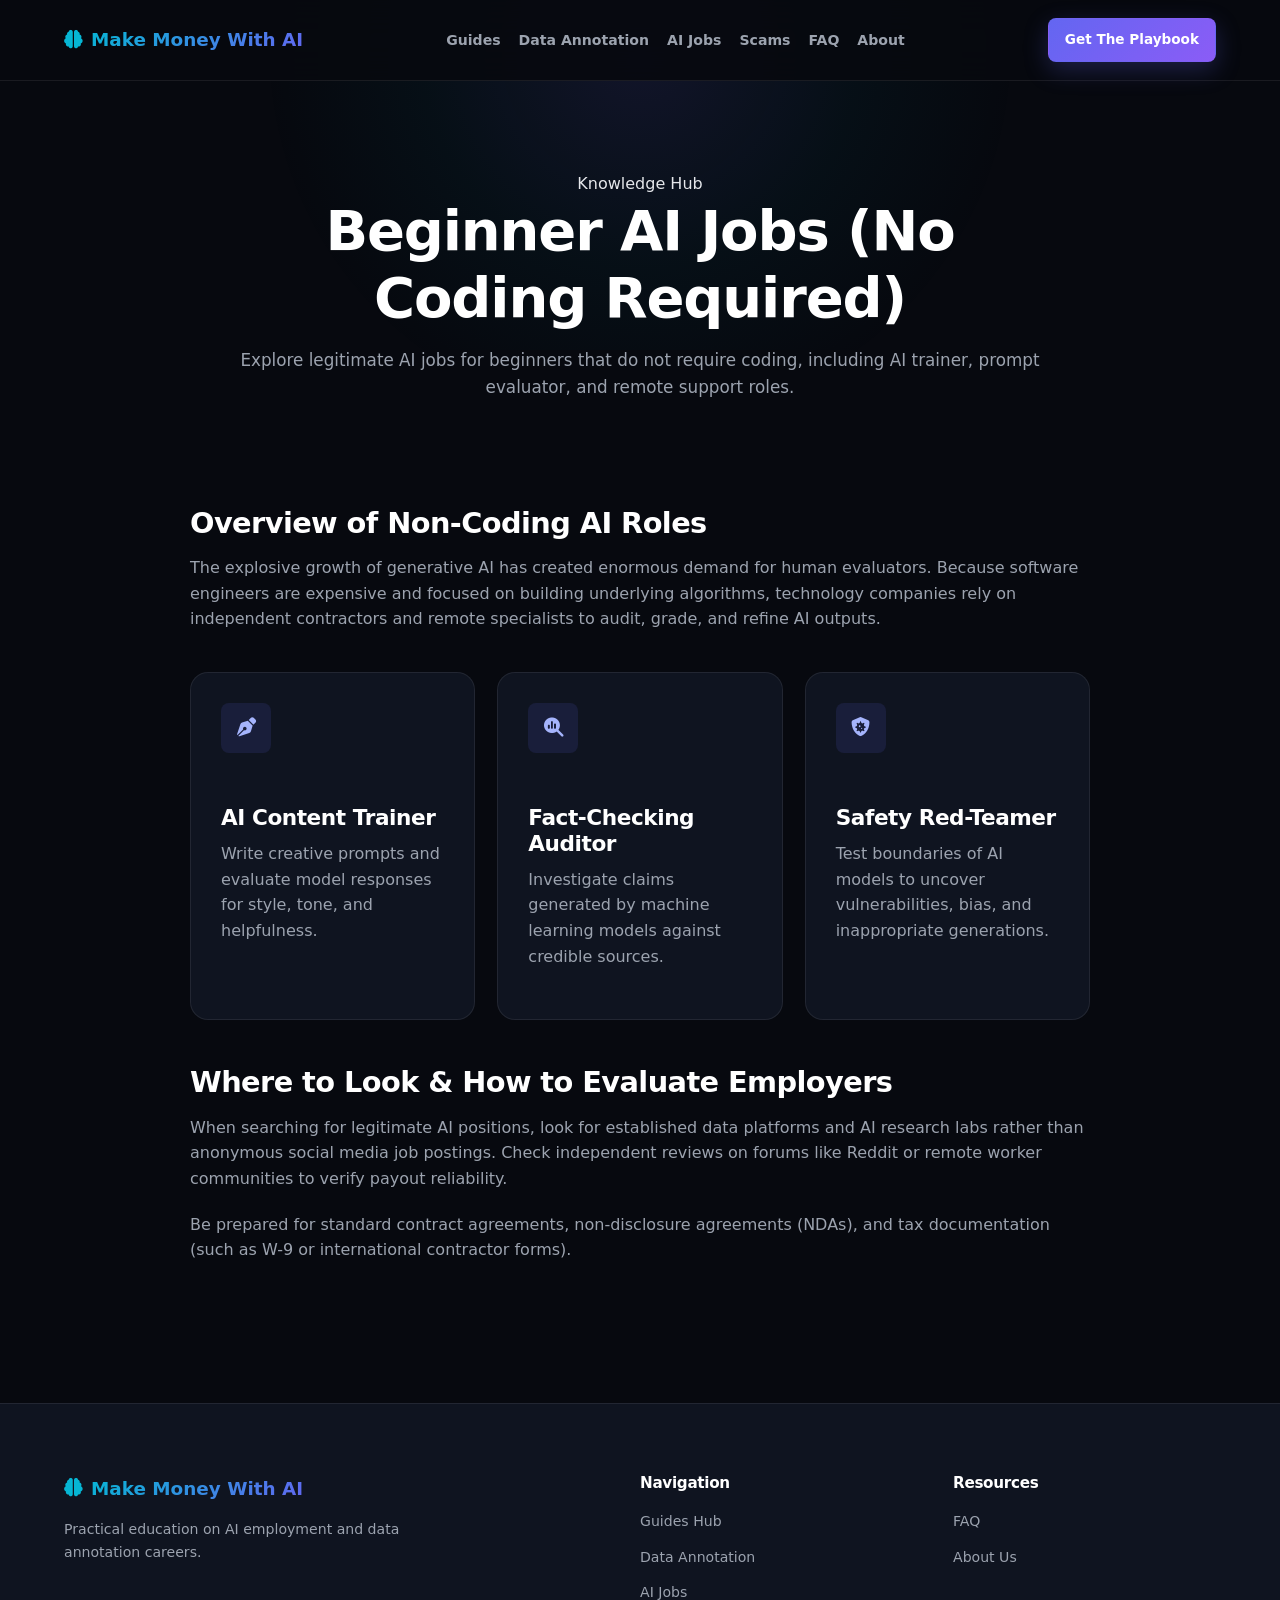
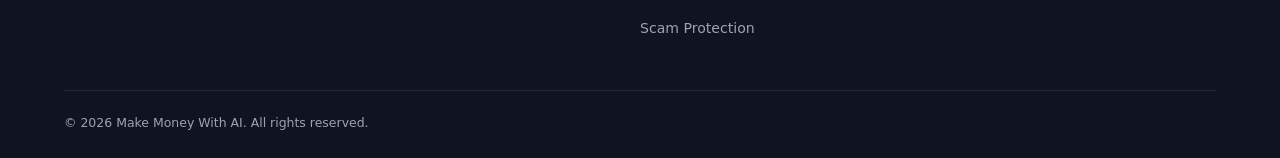
<file: pages/ai-jobs.html>
<!DOCTYPE html>
<html lang="en">
<head>
  <meta charset="UTF-8">
  <meta name="viewport" content="width=device-width, initial-scale=1.0">
  <title>Beginner AI Jobs Guide | Make Money With AI</title>
  <meta name="description" content="Explore legitimate AI jobs for beginners that do not require coding, including AI trainer, prompt evaluator, and remote support roles.">
  <link rel="stylesheet" href="../css/style.css">
  <link rel="stylesheet" href="https://cdnjs.cloudflare.com/ajax/libs/font-awesome/6.4.0/css/all.min.css">
</head>
<body>
  <header class="site-header">
    <div class="container navbar">
      <a href="../index.html" class="logo">
        <i class="fa-solid fa-brain"></i> <span>Make Money With AI</span>
      </a>
      <nav class="nav-links">
        <a href="guides.html">Guides</a>
        <a href="ai-data-annotation.html">Data Annotation</a>
        <a href="ai-jobs.html">AI Jobs</a>
        <a href="scams.html">Scams</a>
        <a href="faq.html">FAQ</a>
        <a href="about.html">About</a>
      </nav>
      <div class="nav-cta">
        <a href="https://selar.com/13yr805383" target="_blank" rel="noopener" class="btn btn-primary">Get The Playbook</a>
      </div>
      <button class="hamburger" aria-label="Toggle navigation menu" aria-expanded="false">
        <span></span><span></span><span></span>
      </button>
    </div>
  </header>

  <div class="mobile-menu">
    <a href="guides.html">Guides</a>
    <a href="ai-data-annotation.html">Data Annotation</a>
    <a href="ai-jobs.html">AI Jobs</a>
    <a href="scams.html">Scams</a>
    <a href="faq.html">FAQ</a>
    <a href="about.html">About</a>
  </div>

  <main>
    <div class="container">
      <div class="page-header-content scroll-reveal">
        <span>Knowledge Hub</span>
        <h1>Beginner AI Jobs (No Coding Required)</h1>
        <p>Explore legitimate AI jobs for beginners that do not require coding, including AI trainer, prompt evaluator, and remote support roles.</p>
      </div>
      <div class="content-body scroll-reveal">
        
<h2>Overview of Non-Coding AI Roles</h2>
<p>The explosive growth of generative AI has created enormous demand for human evaluators. Because software engineers are expensive and focused on building underlying algorithms, technology companies rely on independent contractors and remote specialists to audit, grade, and refine AI outputs.</p>

<div class="grid-3" style="margin: 2.5rem 0;">
  <div class="card">
    <div class="card-icon"><i class="fa-solid fa-pen-nib"></i></div>
    <h3>AI Content Trainer</h3>
    <p>Write creative prompts and evaluate model responses for style, tone, and helpfulness.</p>
  </div>
  <div class="card">
    <div class="card-icon"><i class="fa-solid fa-magnifying-glass-chart"></i></div>
    <h3>Fact-Checking Auditor</h3>
    <p>Investigate claims generated by machine learning models against credible sources.</p>
  </div>
  <div class="card">
    <div class="card-icon"><i class="fa-solid fa-shield-virus"></i></div>
    <h3>Safety Red-Teamer</h3>
    <p>Test boundaries of AI models to uncover vulnerabilities, bias, and inappropriate generations.</p>
  </div>
</div>

<h2>Where to Look & How to Evaluate Employers</h2>
<p>When searching for legitimate AI positions, look for established data platforms and AI research labs rather than anonymous social media job postings. Check independent reviews on forums like Reddit or remote worker communities to verify payout reliability.</p>
<p>Be prepared for standard contract agreements, non-disclosure agreements (NDAs), and tax documentation (such as W-9 or international contractor forms).</p>

      </div>
    </div>
  </main>

  <footer class="site-footer">
    <div class="container">
      <div class="footer-grid">
        <div class="footer-brand">
          <a href="../index.html" class="logo"><i class="fa-solid fa-brain"></i> <span>Make Money With AI</span></a>
          <p>Practical education on AI employment and data annotation careers.</p>
        </div>
        <div class="footer-links">
          <h4>Navigation</h4>
          <ul>
            <li><a href="guides.html">Guides Hub</a></li>
            <li><a href="ai-data-annotation.html">Data Annotation</a></li>
            <li><a href="ai-jobs.html">AI Jobs</a></li>
            <li><a href="scams.html">Scam Protection</a></li>
          </ul>
        </div>
        <div class="footer-links">
          <h4>Resources</h4>
          <ul>
            <li><a href="faq.html">FAQ</a></li>
            <li><a href="about.html">About Us</a></li>
          </ul>
        </div>
      </div>
      <div class="footer-bottom">
        <p>&copy; <span id="current-year">2026</span> Make Money With AI. All rights reserved.</p>
      </div>
    </div>
  </footer>

  <script src="../js/script.js"></script>
</body>
</html>
</file>
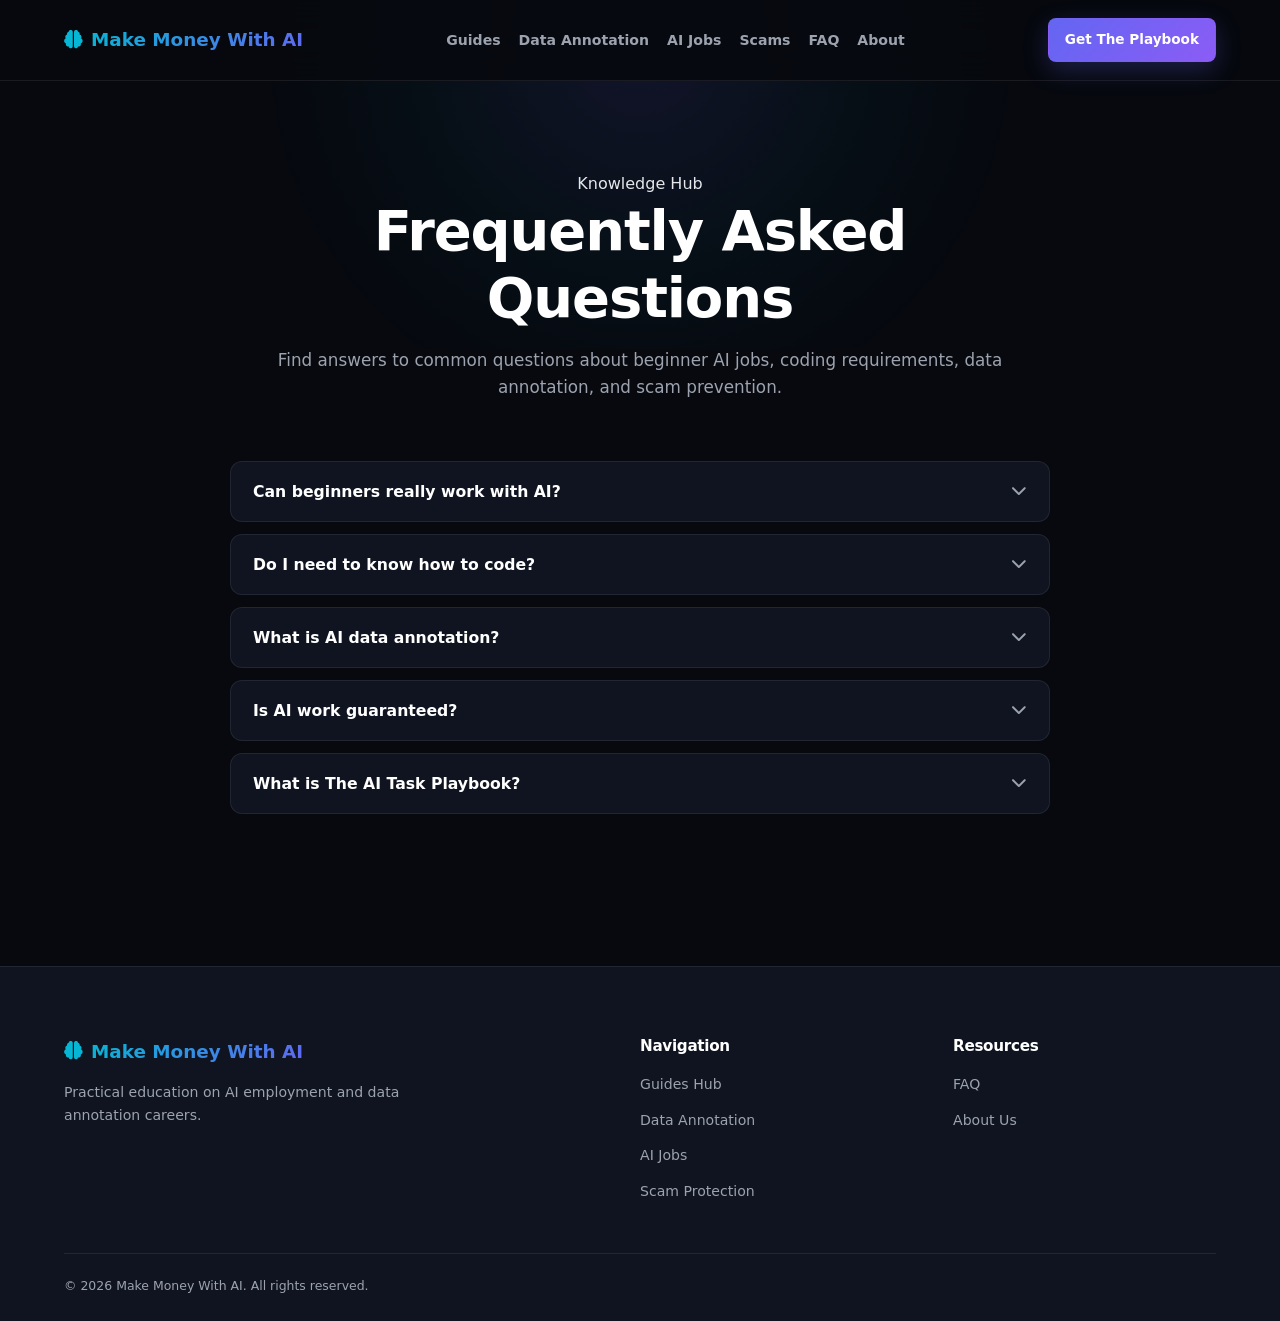
<file: pages/faq.html>
<!DOCTYPE html>
<html lang="en">
<head>
  <meta charset="UTF-8">
  <meta name="viewport" content="width=device-width, initial-scale=1.0">
  <title>Frequently Asked Questions | Make Money With AI</title>
  <meta name="description" content="Find answers to common questions about beginner AI jobs, coding requirements, data annotation, and scam prevention.">
  <link rel="stylesheet" href="../css/style.css">
  <link rel="stylesheet" href="https://cdnjs.cloudflare.com/ajax/libs/font-awesome/6.4.0/css/all.min.css">
</head>
<body>
  <header class="site-header">
    <div class="container navbar">
      <a href="../index.html" class="logo">
        <i class="fa-solid fa-brain"></i> <span>Make Money With AI</span>
      </a>
      <nav class="nav-links">
        <a href="guides.html">Guides</a>
        <a href="ai-data-annotation.html">Data Annotation</a>
        <a href="ai-jobs.html">AI Jobs</a>
        <a href="scams.html">Scams</a>
        <a href="faq.html">FAQ</a>
        <a href="about.html">About</a>
      </nav>
      <div class="nav-cta">
        <a href="https://selar.com/13yr805383" target="_blank" rel="noopener" class="btn btn-primary">Get The Playbook</a>
      </div>
      <button class="hamburger" aria-label="Toggle navigation menu" aria-expanded="false">
        <span></span><span></span><span></span>
      </button>
    </div>
  </header>

  <div class="mobile-menu">
    <a href="guides.html">Guides</a>
    <a href="ai-data-annotation.html">Data Annotation</a>
    <a href="ai-jobs.html">AI Jobs</a>
    <a href="scams.html">Scams</a>
    <a href="faq.html">FAQ</a>
    <a href="about.html">About</a>
  </div>

  <main>
    <div class="container">
      <div class="page-header-content scroll-reveal">
        <span>Knowledge Hub</span>
        <h1>Frequently Asked Questions</h1>
        <p>Find answers to common questions about beginner AI jobs, coding requirements, data annotation, and scam prevention.</p>
      </div>
      <div class="content-body scroll-reveal">
        
<div class="faq-list" style="margin-bottom: 2rem;">
  <div class="faq-item">
    <button class="faq-question">
      <span>Can beginners really work with AI?</span>
      <i class="fa-solid fa-chevron-down"></i>
    </button>
    <div class="faq-answer">
      <p>Yes. Many companies hire generalist human evaluators who do not write code. Your job is to compare LLM outputs for helpfulness, factual accuracy, and safety adherence using company guidelines.</p>
    </div>
  </div>
  <div class="faq-item">
    <button class="faq-question">
      <span>Do I need to know how to code?</span>
      <i class="fa-solid fa-chevron-down"></i>
    </button>
    <div class="faq-answer">
      <p>No. While specialized software engineering roles exist, the vast majority of annotation and prompt evaluation tasks are open to individuals from non-technical backgrounds.</p>
    </div>
  </div>
  <div class="faq-item">
    <button class="faq-question">
      <span>What is AI data annotation?</span>
      <i class="fa-solid fa-chevron-down"></i>
    </button>
    <div class="faq-answer">
      <p>It is the process of labeling, categorizing, and structuring text, images, or audio so that machine learning algorithms can learn to interpret information correctly.</p>
    </div>
  </div>
  <div class="faq-item">
    <button class="faq-question">
      <span>Is AI work guaranteed?</span>
      <i class="fa-solid fa-chevron-down"></i>
    </button>
    <div class="faq-answer">
      <p>No. Work availability depends on passing qualifying assessments, maintaining high quality scores, and project pipelines managed by independent client companies.</p>
    </div>
  </div>
  <div class="faq-item">
    <button class="faq-question">
      <span>What is The AI Task Playbook?</span>
      <i class="fa-solid fa-chevron-down"></i>
    </button>
    <div class="faq-answer">
      <p>Our comprehensive digital guide detailing platform recommendations, assessment strategies, and step-by-step onboarding frameworks for AI annotation and training work.</p>
    </div>
  </div>
</div>

      </div>
    </div>
  </main>

  <footer class="site-footer">
    <div class="container">
      <div class="footer-grid">
        <div class="footer-brand">
          <a href="../index.html" class="logo"><i class="fa-solid fa-brain"></i> <span>Make Money With AI</span></a>
          <p>Practical education on AI employment and data annotation careers.</p>
        </div>
        <div class="footer-links">
          <h4>Navigation</h4>
          <ul>
            <li><a href="guides.html">Guides Hub</a></li>
            <li><a href="ai-data-annotation.html">Data Annotation</a></li>
            <li><a href="ai-jobs.html">AI Jobs</a></li>
            <li><a href="scams.html">Scam Protection</a></li>
          </ul>
        </div>
        <div class="footer-links">
          <h4>Resources</h4>
          <ul>
            <li><a href="faq.html">FAQ</a></li>
            <li><a href="about.html">About Us</a></li>
          </ul>
        </div>
      </div>
      <div class="footer-bottom">
        <p>&copy; <span id="current-year">2026</span> Make Money With AI. All rights reserved.</p>
      </div>
    </div>
  </footer>

  <script src="../js/script.js"></script>
</body>
</html>
</file>
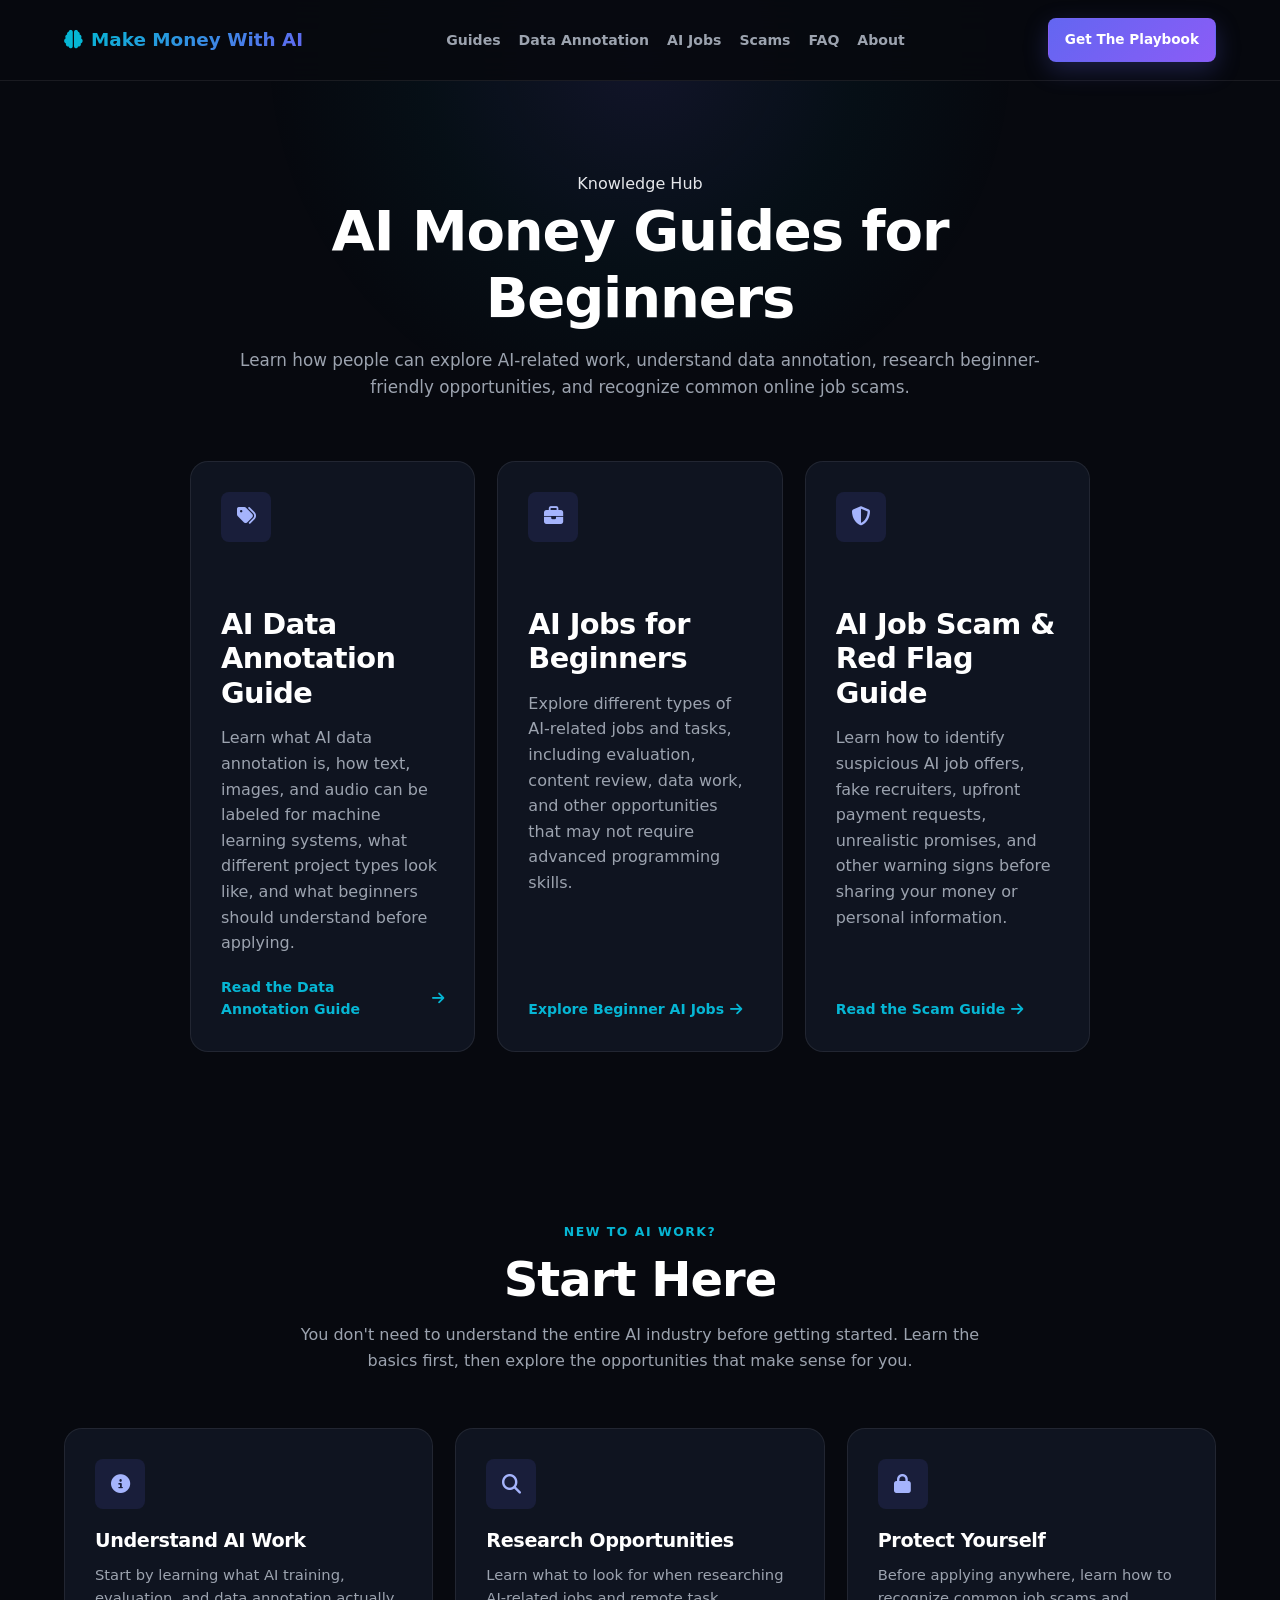
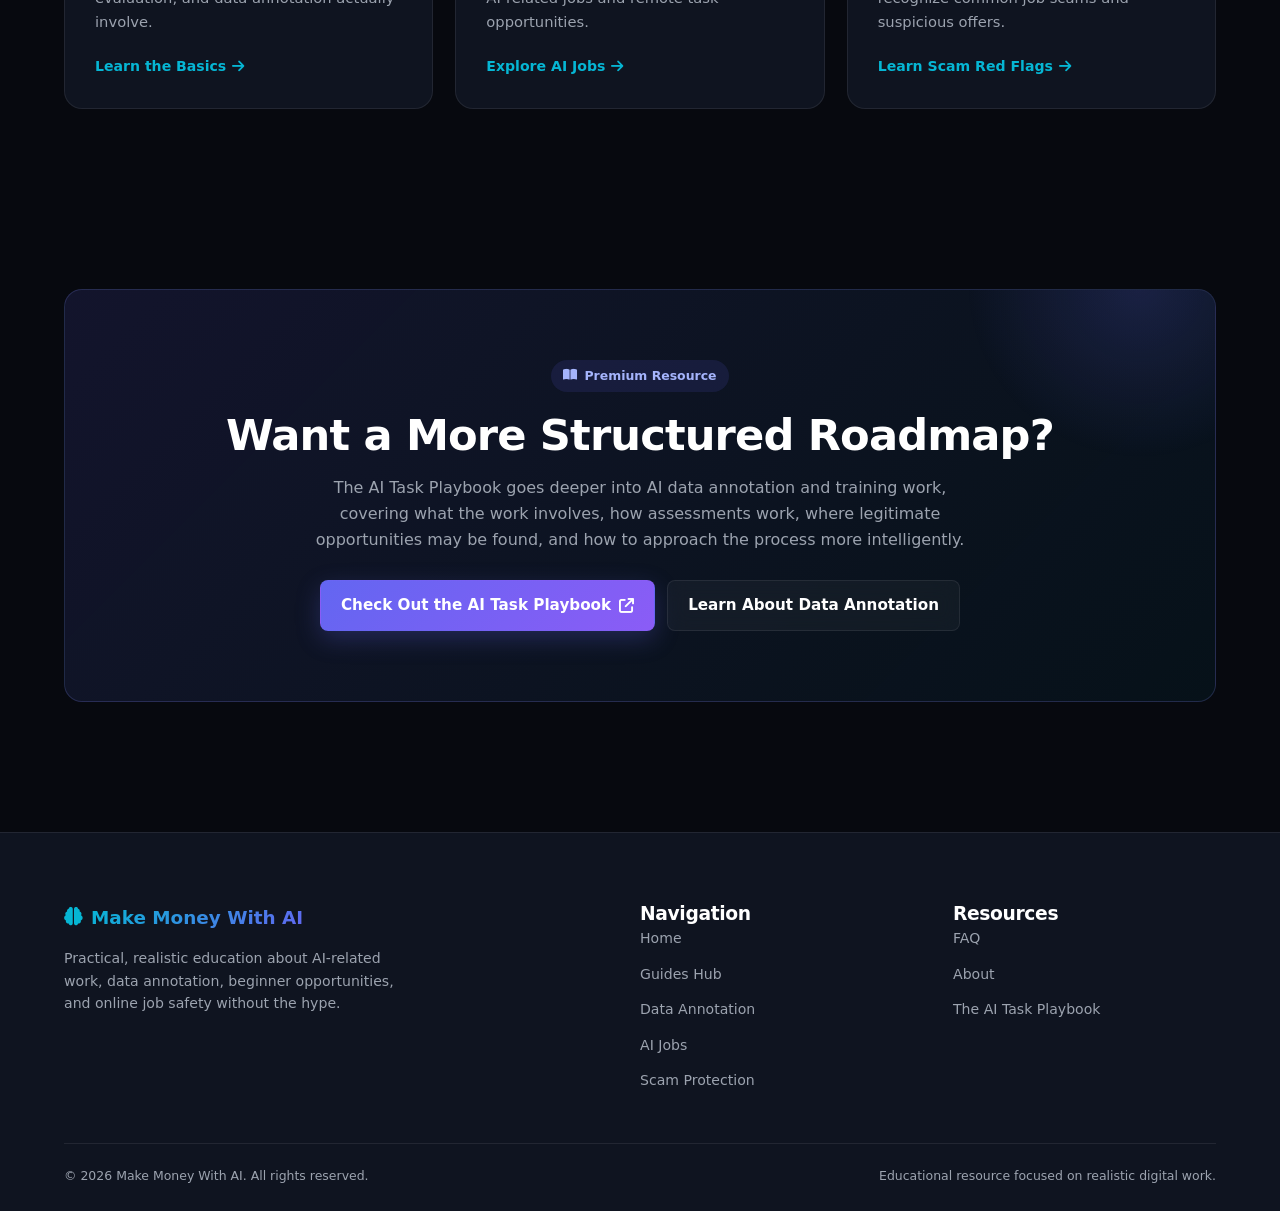
<file: pages/guides.html>
<!DOCTYPE html>
<html lang="en">

<head>
  <meta charset="UTF-8">

  <meta
    name="viewport"
    content="width=device-width, initial-scale=1.0"
  >

  <title>AI Money Guides for Beginners | Make Money With AI</title>

  <meta
    name="description"
    content="Explore practical guides on how to make money with AI, AI jobs for beginners, data annotation, AI training work, and avoiding online job scams."
  >

  <meta
    name="robots"
    content="index, follow"
  >

  <meta
    name="author"
    content="Make Money With AI"
  >

  <meta
    name="theme-color"
    content="#07090e"
  >

  <!-- Open Graph -->

  <meta
    property="og:title"
    content="AI Money Guides for Beginners | Make Money With AI"
  >

  <meta
    property="og:description"
    content="Practical beginner-friendly guides covering AI jobs, data annotation, AI training work, and online job scams."
  >

  <meta
    property="og:type"
    content="website"
  >

  <!-- Font Awesome -->

  <link
    rel="stylesheet"
    href="https://cdnjs.cloudflare.com/ajax/libs/font-awesome/6.4.0/css/all.min.css"
  >

  <!-- Main Stylesheet -->

  <link
    rel="stylesheet"
    href="../css/style.css"
  >

</head>


<body>

  <!-- =========================
       HEADER
  ========================== -->

  <header class="site-header">

    <div class="container navbar">

      <a
        href="../index.html"
        class="logo"
        aria-label="Make Money With AI home"
      >
        <i
          class="fa-solid fa-brain"
          aria-hidden="true"
        ></i>

        <span>
          Make Money With AI
        </span>
      </a>


      <nav
        class="nav-links"
        aria-label="Main navigation"
      >

        <a href="guides.html">
          Guides
        </a>

        <a href="ai-data-annotation.html">
          Data Annotation
        </a>

        <a href="ai-jobs.html">
          AI Jobs
        </a>

        <a href="scams.html">
          Scams
        </a>

        <a href="faq.html">
          FAQ
        </a>

        <a href="about.html">
          About
        </a>

      </nav>


      <div class="nav-cta">

        <a
          href="https://selar.com/13yr805383"
          target="_blank"
          rel="noopener noreferrer"
          class="btn btn-primary"
        >
          Get The Playbook
        </a>

      </div>


      <button
        class="hamburger"
        type="button"
        aria-label="Toggle navigation menu"
        aria-expanded="false"
        aria-controls="mobile-menu"
      >

        <span></span>
        <span></span>
        <span></span>

      </button>

    </div>

  </header>


  <!-- =========================
       MOBILE MENU
  ========================== -->

  <div
    class="mobile-menu"
    id="mobile-menu"
  >

    <a href="guides.html">
      Guides
    </a>

    <a href="ai-data-annotation.html">
      Data Annotation
    </a>

    <a href="ai-jobs.html">
      AI Jobs
    </a>

    <a href="scams.html">
      Scams
    </a>

    <a href="faq.html">
      FAQ
    </a>

    <a href="about.html">
      About
    </a>

    <a
      href="https://selar.com/13yr805383"
      target="_blank"
      rel="noopener noreferrer"
      class="btn btn-primary"
      style="margin-top: 1rem; text-align: center;"
    >
      Get The Playbook
    </a>

  </div>


  <!-- =========================
       MAIN CONTENT
  ========================== -->

  <main>

    <div class="container">


      <!-- PAGE INTRO -->

      <div class="page-header-content scroll-reveal">

        <span>
          Knowledge Hub
        </span>

        <h1>
          AI Money Guides for Beginners
        </h1>

        <p>
          Learn how people can explore AI-related work, understand
          data annotation, research beginner-friendly opportunities,
          and recognize common online job scams.
        </p>

      </div>


      <!-- =========================
           GUIDE COLLECTION
      ========================== -->

      <div class="content-body scroll-reveal">

        <div class="grid-3">


          <!-- DATA ANNOTATION -->

          <article class="card">

            <div class="card-icon">

              <i
                class="fa-solid fa-tags"
                aria-hidden="true"
              ></i>

            </div>


            <h2>
              AI Data Annotation Guide
            </h2>


            <p>
              Learn what AI data annotation is, how text, images, and
              audio can be labeled for machine learning systems, what
              different project types look like, and what beginners
              should understand before applying.
            </p>


            <a
              href="ai-data-annotation.html"
              class="card-link"
            >
              Read the Data Annotation Guide

              <i
                class="fa-solid fa-arrow-right"
                aria-hidden="true"
              ></i>

            </a>

          </article>


          <!-- AI JOBS -->

          <article class="card">

            <div class="card-icon">

              <i
                class="fa-solid fa-briefcase"
                aria-hidden="true"
              ></i>

            </div>


            <h2>
              AI Jobs for Beginners
            </h2>


            <p>
              Explore different types of AI-related jobs and tasks,
              including evaluation, content review, data work, and
              other opportunities that may not require advanced
              programming skills.
            </p>


            <a
              href="ai-jobs.html"
              class="card-link"
            >
              Explore Beginner AI Jobs

              <i
                class="fa-solid fa-arrow-right"
                aria-hidden="true"
              ></i>

            </a>

          </article>


          <!-- SCAMS -->

          <article class="card">

            <div class="card-icon">

              <i
                class="fa-solid fa-shield-halved"
                aria-hidden="true"
              ></i>

            </div>


            <h2>
              AI Job Scam & Red Flag Guide
            </h2>


            <p>
              Learn how to identify suspicious AI job offers, fake
              recruiters, upfront payment requests, unrealistic promises,
              and other warning signs before sharing your money or
              personal information.
            </p>


            <a
              href="scams.html"
              class="card-link"
            >
              Read the Scam Guide

              <i
                class="fa-solid fa-arrow-right"
                aria-hidden="true"
              ></i>

            </a>

          </article>


        </div>

      </div>


      <!-- =========================
           START HERE
      ========================== -->

      <section>

        <div class="section-header scroll-reveal">

          <span>
            New to AI Work?
          </span>

          <h2>
            Start Here
          </h2>

          <p>
            You don't need to understand the entire AI industry before
            getting started. Learn the basics first, then explore the
            opportunities that make sense for you.
          </p>

        </div>


        <div class="grid-3">


          <article class="card scroll-reveal">

            <div class="card-icon">

              <i
                class="fa-solid fa-circle-info"
                aria-hidden="true"
              ></i>

            </div>


            <h3>
              Understand AI Work
            </h3>


            <p>
              Start by learning what AI training, evaluation, and
              data annotation actually involve.
            </p>


            <a
              href="ai-data-annotation.html"
              class="card-link"
            >
              Learn the Basics

              <i
                class="fa-solid fa-arrow-right"
                aria-hidden="true"
              ></i>

            </a>

          </article>


          <article class="card scroll-reveal">

            <div class="card-icon">

              <i
                class="fa-solid fa-magnifying-glass"
                aria-hidden="true"
              ></i>

            </div>


            <h3>
              Research Opportunities
            </h3>


            <p>
              Learn what to look for when researching AI-related
              jobs and remote task opportunities.
            </p>


            <a
              href="ai-jobs.html"
              class="card-link"
            >
              Explore AI Jobs

              <i
                class="fa-solid fa-arrow-right"
                aria-hidden="true"
              ></i>

            </a>

          </article>


          <article class="card scroll-reveal">

            <div class="card-icon">

              <i
                class="fa-solid fa-lock"
                aria-hidden="true"
              ></i>

            </div>


            <h3>
              Protect Yourself
            </h3>


            <p>
              Before applying anywhere, learn how to recognize
              common job scams and suspicious offers.
            </p>


            <a
              href="scams.html"
              class="card-link"
            >
              Learn Scam Red Flags

              <i
                class="fa-solid fa-arrow-right"
                aria-hidden="true"
              ></i>

            </a>

          </article>


        </div>

      </section>


      <!-- =========================
           PLAYBOOK CTA
      ========================== -->

      <section>

        <div class="product-showcase scroll-reveal">

          <span class="hero-card-badge">

            <i
              class="fa-solid fa-book-open"
              aria-hidden="true"
            ></i>

            Premium Resource

          </span>


          <h2>
            Want a More Structured Roadmap?
          </h2>


          <p>
            The AI Task Playbook goes deeper into AI data annotation
            and training work, covering what the work involves, how
            assessments work, where legitimate opportunities may be
            found, and how to approach the process more intelligently.
          </p>


          <div class="product-actions">

            <a
              href="https://selar.com/13yr805383"
              target="_blank"
              rel="noopener noreferrer"
              class="btn btn-primary"
            >
              Check Out the AI Task Playbook

              <i
                class="fa-solid fa-arrow-up-right-from-square"
                aria-hidden="true"
              ></i>

            </a>


            <a
              href="ai-data-annotation.html"
              class="btn btn-secondary"
            >
              Learn About Data Annotation
            </a>

          </div>

        </div>

      </section>


    </div>

  </main>


  <!-- =========================
       FOOTER
  ========================== -->

  <footer class="site-footer">

    <div class="container">

      <div class="footer-grid">


        <!-- BRAND -->

        <div class="footer-brand">

          <a
            href="../index.html"
            class="logo"
            aria-label="Make Money With AI home"
          >

            <i
              class="fa-solid fa-brain"
              aria-hidden="true"
            ></i>

            <span>
              Make Money With AI
            </span>

          </a>


          <p>
            Practical, realistic education about AI-related work,
            data annotation, beginner opportunities, and online
            job safety without the hype.
          </p>

        </div>


        <!-- NAVIGATION -->

        <div class="footer-links">

          <h3>
            Navigation
          </h3>

          <ul>

            <li>
              <a href="../index.html">
                Home
              </a>
            </li>

            <li>
              <a href="guides.html">
                Guides Hub
              </a>
            </li>

            <li>
              <a href="ai-data-annotation.html">
                Data Annotation
              </a>
            </li>

            <li>
              <a href="ai-jobs.html">
                AI Jobs
              </a>
            </li>

            <li>
              <a href="scams.html">
                Scam Protection
              </a>
            </li>

          </ul>

        </div>


        <!-- RESOURCES -->

        <div class="footer-links">

          <h3>
            Resources
          </h3>

          <ul>

            <li>
              <a href="faq.html">
                FAQ
              </a>
            </li>

            <li>
              <a href="about.html">
                About
              </a>
            </li>

            <li>
              <a
                href="https://selar.com/13yr805383"
                target="_blank"
                rel="noopener noreferrer"
              >
                The AI Task Playbook
              </a>
            </li>

          </ul>

        </div>


      </div>


      <div class="footer-bottom">

        <p>
          &copy;
          <span id="current-year">2026</span>
          Make Money With AI. All rights reserved.
        </p>

        <p>
          Educational resource focused on realistic digital work.
        </p>

      </div>

    </div>

  </footer>


  <!-- JavaScript -->

  <script src="../js/script.js"></script>

</body>

</html>
</file>
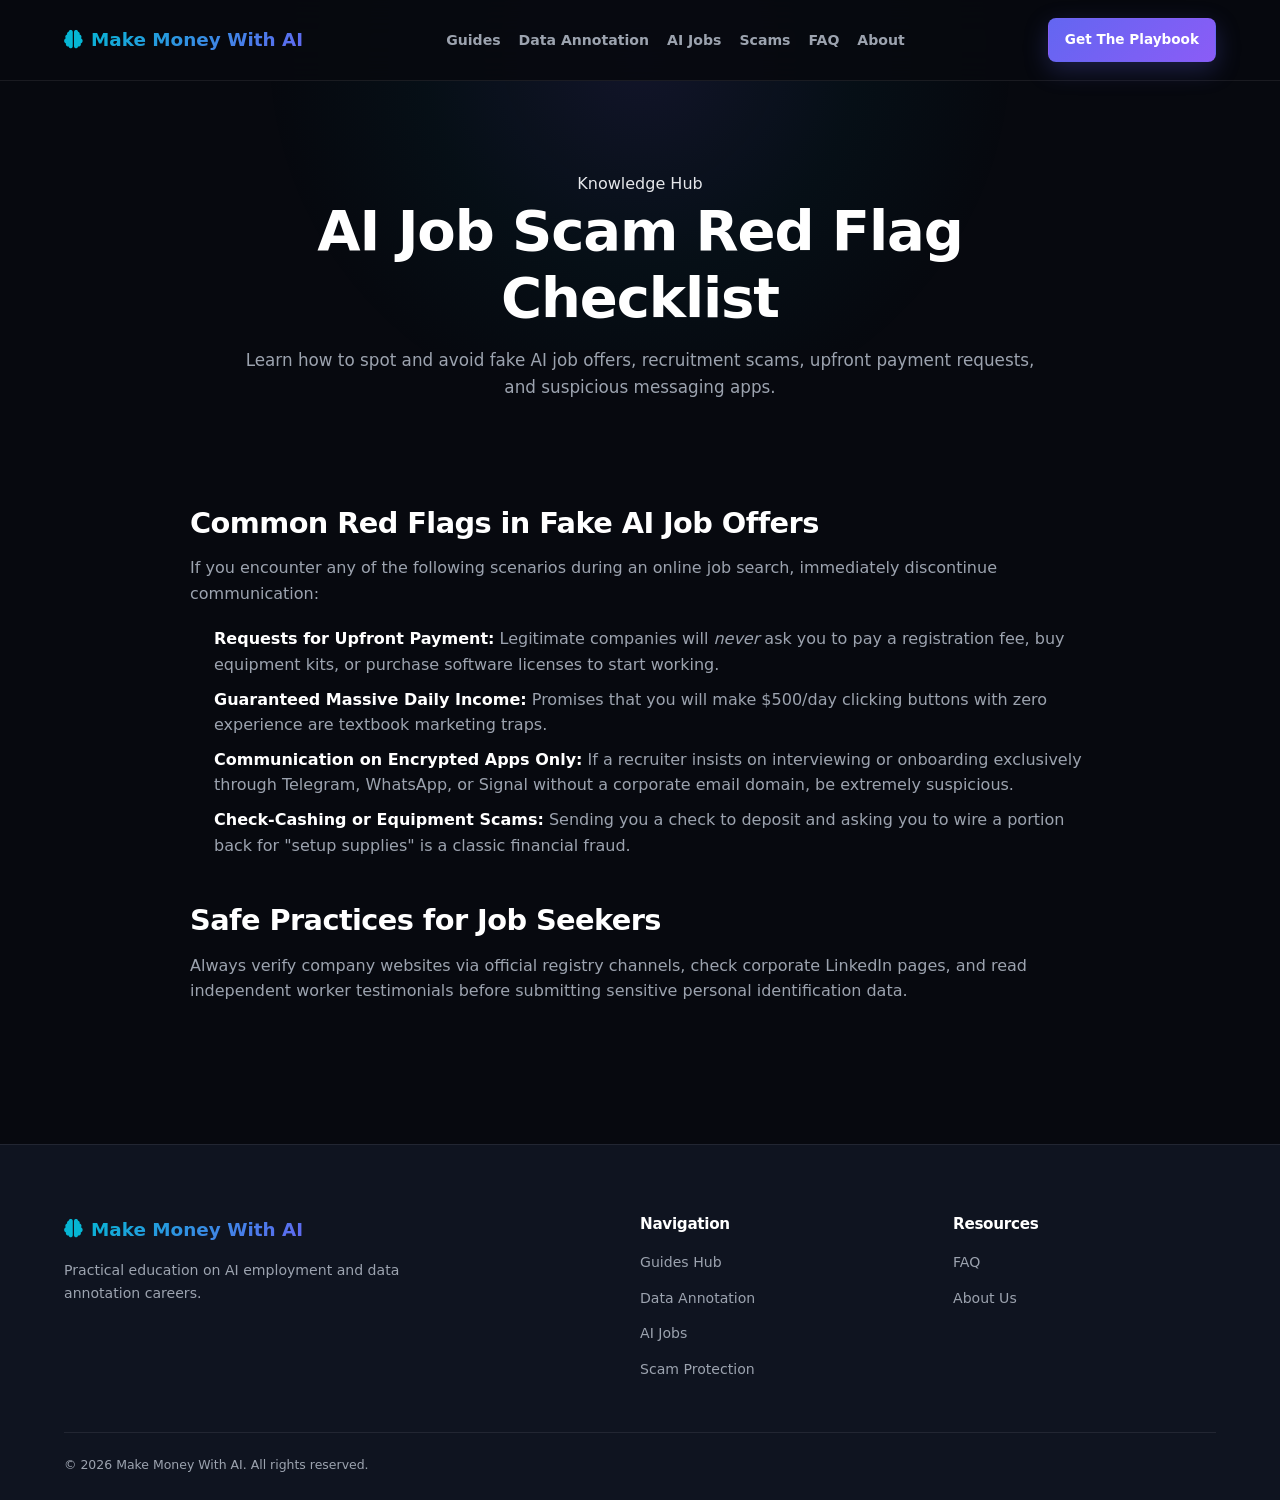
<file: pages/scams.html>
<!DOCTYPE html>
<html lang="en">
<head>
  <meta charset="UTF-8">
  <meta name="viewport" content="width=device-width, initial-scale=1.0">
  <title>AI Job Scam Warning | Make Money With AI</title>
  <meta name="description" content="Learn how to spot and avoid fake AI job offers, recruitment scams, upfront payment requests, and suspicious messaging apps.">
  <link rel="stylesheet" href="../css/style.css">
  <link rel="stylesheet" href="https://cdnjs.cloudflare.com/ajax/libs/font-awesome/6.4.0/css/all.min.css">
</head>
<body>
  <header class="site-header">
    <div class="container navbar">
      <a href="../index.html" class="logo">
        <i class="fa-solid fa-brain"></i> <span>Make Money With AI</span>
      </a>
      <nav class="nav-links">
        <a href="guides.html">Guides</a>
        <a href="ai-data-annotation.html">Data Annotation</a>
        <a href="ai-jobs.html">AI Jobs</a>
        <a href="scams.html">Scams</a>
        <a href="faq.html">FAQ</a>
        <a href="about.html">About</a>
      </nav>
      <div class="nav-cta">
        <a href="https://selar.com/13yr805383" target="_blank" rel="noopener" class="btn btn-primary">Get The Playbook</a>
      </div>
      <button class="hamburger" aria-label="Toggle navigation menu" aria-expanded="false">
        <span></span><span></span><span></span>
      </button>
    </div>
  </header>

  <div class="mobile-menu">
    <a href="guides.html">Guides</a>
    <a href="ai-data-annotation.html">Data Annotation</a>
    <a href="ai-jobs.html">AI Jobs</a>
    <a href="scams.html">Scams</a>
    <a href="faq.html">FAQ</a>
    <a href="about.html">About</a>
  </div>

  <main>
    <div class="container">
      <div class="page-header-content scroll-reveal">
        <span>Knowledge Hub</span>
        <h1>AI Job Scam Red Flag Checklist</h1>
        <p>Learn how to spot and avoid fake AI job offers, recruitment scams, upfront payment requests, and suspicious messaging apps.</p>
      </div>
      <div class="content-body scroll-reveal">
        
<h2>Common Red Flags in Fake AI Job Offers</h2>
<p>If you encounter any of the following scenarios during an online job search, immediately discontinue communication:</p>

<ul>
  <li><strong>Requests for Upfront Payment:</strong> Legitimate companies will <em>never</em> ask you to pay a registration fee, buy equipment kits, or purchase software licenses to start working.</li>
  <li><strong>Guaranteed Massive Daily Income:</strong> Promises that you will make $500/day clicking buttons with zero experience are textbook marketing traps.</li>
  <li><strong>Communication on Encrypted Apps Only:</strong> If a recruiter insists on interviewing or onboarding exclusively through Telegram, WhatsApp, or Signal without a corporate email domain, be extremely suspicious.</li>
  <li><strong>Check-Cashing or Equipment Scams:</strong> Sending you a check to deposit and asking you to wire a portion back for "setup supplies" is a classic financial fraud.</li>
</ul>

<h2>Safe Practices for Job Seekers</h2>
<p>Always verify company websites via official registry channels, check corporate LinkedIn pages, and read independent worker testimonials before submitting sensitive personal identification data.</p>

      </div>
    </div>
  </main>

  <footer class="site-footer">
    <div class="container">
      <div class="footer-grid">
        <div class="footer-brand">
          <a href="../index.html" class="logo"><i class="fa-solid fa-brain"></i> <span>Make Money With AI</span></a>
          <p>Practical education on AI employment and data annotation careers.</p>
        </div>
        <div class="footer-links">
          <h4>Navigation</h4>
          <ul>
            <li><a href="guides.html">Guides Hub</a></li>
            <li><a href="ai-data-annotation.html">Data Annotation</a></li>
            <li><a href="ai-jobs.html">AI Jobs</a></li>
            <li><a href="scams.html">Scam Protection</a></li>
          </ul>
        </div>
        <div class="footer-links">
          <h4>Resources</h4>
          <ul>
            <li><a href="faq.html">FAQ</a></li>
            <li><a href="about.html">About Us</a></li>
          </ul>
        </div>
      </div>
      <div class="footer-bottom">
        <p>&copy; <span id="current-year">2026</span> Make Money With AI. All rights reserved.</p>
      </div>
    </div>
  </footer>

  <script src="../js/script.js"></script>
</body>
</html>
</file>
<file: css/style.css>
/* =========================================================
   MAKE MONEY WITH AI
   MAIN STYLESHEET
   ========================================================= */


/* =========================================================
   1. ROOT VARIABLES
   ========================================================= */

:root {
  --bg-base: #07090f;
  --bg-surface: #0f1420;
  --bg-surface-light: #151b29;

  --text-main: #e5e7eb;
  --text-muted: #9ca3af;
  --text-bright: #ffffff;

  --primary: #6366f1;
  --primary-dark: #4f46e5;
  --purple: #8b5cf6;
  --cyan: #06b6d4;

  --success: #10b981;
  --warning: #f59e0b;

  --border: rgba(255, 255, 255, 0.08);
  --border-hover: rgba(129, 140, 248, 0.35);

  --glass: rgba(15, 20, 32, 0.78);

  --radius-sm: 8px;
  --radius-md: 12px;
  --radius-lg: 18px;

  --shadow:
    0 20px 50px rgba(0, 0, 0, 0.35);

  --transition:
    all 0.3s cubic-bezier(0.4, 0, 0.2, 1);

  --font:
    system-ui,
    -apple-system,
    BlinkMacSystemFont,
    "Segoe UI",
    Roboto,
    Oxygen,
    Ubuntu,
    Cantarell,
    sans-serif;
}


/* =========================================================
   2. RESET
   ========================================================= */

*,
*::before,
*::after {
  box-sizing: border-box;
  margin: 0;
  padding: 0;
}

html {
  scroll-behavior: smooth;
  font-size: 16px;
}

body {
  font-family: var(--font);
  background: var(--bg-base);
  color: var(--text-main);
  line-height: 1.6;
  overflow-x: hidden;
}

body::before {
  content: "";
  position: fixed;
  top: -250px;
  left: 50%;
  transform: translateX(-50%);

  width: 900px;
  height: 600px;

  background:
    radial-gradient(
      circle,
      rgba(99, 102, 241, 0.12) 0%,
      rgba(6, 182, 212, 0.04) 40%,
      transparent 70%
    );

  pointer-events: none;
  z-index: -1;
}

img {
  max-width: 100%;
  display: block;
}

button,
a {
  font-family: inherit;
}

button {
  cursor: pointer;
}

a {
  color: inherit;
  text-decoration: none;
}

ul,
ol {
  list-style: none;
}

h1,
h2,
h3,
h4,
h5,
h6 {
  color: var(--text-bright);
  line-height: 1.2;
  letter-spacing: -0.02em;
}

p {
  color: var(--text-muted);
}


/* =========================================================
   3. CONTAINER
   ========================================================= */

.container {
  width: 100%;
  max-width: 1200px;
  margin: 0 auto;
  padding-left: 24px;
  padding-right: 24px;
}


/* =========================================================
   4. BUTTONS
   ========================================================= */

.btn {
  display: inline-flex;
  align-items: center;
  justify-content: center;

  gap: 8px;

  min-height: 46px;

  padding: 12px 20px;

  border-radius: var(--radius-sm);

  border: 1px solid transparent;

  font-size: 0.95rem;
  font-weight: 650;

  text-align: center;

  transition: var(--transition);

  white-space: nowrap;
}

.btn-primary {
  color: #ffffff;

  background:
    linear-gradient(
      135deg,
      var(--primary),
      var(--purple)
    );

  box-shadow:
    0 8px 25px rgba(99, 102, 241, 0.25);
}

.btn-primary:hover {
  transform: translateY(-2px);

  box-shadow:
    0 12px 30px rgba(99, 102, 241, 0.4);
}

.btn-secondary {
  color: var(--text-bright);

  background:
    rgba(255, 255, 255, 0.04);

  border-color: var(--border);

  backdrop-filter: blur(10px);
}

.btn-secondary:hover {
  background:
    rgba(255, 255, 255, 0.08);

  border-color:
    rgba(255, 255, 255, 0.18);

  transform: translateY(-2px);
}

.btn:active {
  transform: scale(0.97);
}

.btn:disabled {
  cursor: not-allowed;
}


/* =========================================================
   5. HEADER
   ========================================================= */

.site-header {
  position: sticky;
  top: 0;

  width: 100%;

  z-index: 1000;

  background:
    rgba(7, 9, 15, 0.9);

  border-bottom:
    1px solid var(--border);

  backdrop-filter: blur(18px);
  -webkit-backdrop-filter: blur(18px);
}


/* Main navigation */

.navbar {
  min-height: 80px;

  display: flex;
  align-items: center;

  gap: 24px;
}


/* Logo */

.logo {
  display: flex;
  align-items: center;

  gap: 9px;

  flex-shrink: 0;

  color: var(--text-bright);

  font-size: 1.15rem;
  font-weight: 800;

  white-space: nowrap;
}

.logo i {
  color: var(--cyan);
}

.logo span {
  background:
    linear-gradient(
      135deg,
      var(--cyan),
      var(--primary)
    );

  -webkit-background-clip: text;
  background-clip: text;

  -webkit-text-fill-color: transparent;
}


/* Desktop navigation */

.nav-links {
  display: flex;
  align-items: center;
  justify-content: center;

  gap: 18px;

  flex: 1;

  min-width: 0;
}

.nav-links a {
  color: var(--text-muted);

  font-size: 0.88rem;
  font-weight: 550;

  white-space: nowrap;

  transition: var(--transition);
}

.nav-links a:hover,
.nav-links a.active {
  color: var(--text-bright);
}


/* Header CTA */

.nav-cta {
  display: flex;
  align-items: center;

  flex-shrink: 0;
}

.nav-cta .btn {
  min-height: 42px;
  padding: 10px 16px;

  font-size: 0.85rem;
}


/* Hamburger */

.hamburger {
  display: none;

  flex-direction: column;
  justify-content: space-between;

  width: 30px;
  height: 22px;

  padding: 0;

  background: transparent;
  border: none;

  flex-shrink: 0;

  z-index: 1002;
}

.hamburger span {
  display: block;

  width: 100%;
  height: 2px;

  border-radius: 10px;

  background: var(--text-bright);

  transition: var(--transition);
}


/* Hamburger animation */

.hamburger.active span:nth-child(1) {
  transform:
    translateY(10px)
    rotate(45deg);
}

.hamburger.active span:nth-child(2) {
  opacity: 0;
}

.hamburger.active span:nth-child(3) {
  transform:
    translateY(-10px)
    rotate(-45deg);
}


/* =========================================================
   6. MOBILE MENU
   ========================================================= */

.mobile-menu {
  display: none;
}


/* =========================================================
   7. HERO
   ========================================================= */

.hero {
  position: relative;

  padding:
    110px 0
    80px;
}

.hero-grid {
  display: grid;

  grid-template-columns:
    minmax(0, 1.15fr)
    minmax(320px, 0.85fr);

  gap: 70px;

  align-items: center;
}

.hero-content {
  min-width: 0;
}

.hero-content h1 {
  max-width: 750px;

  font-size:
    clamp(
      2.6rem,
      5vw,
      4.4rem
    );

  margin-bottom: 24px;
}

.hero-content h1 span {
  display: inline;

  background:
    linear-gradient(
      135deg,
      #ffffff 20%,
      #a5b4fc 65%,
      var(--cyan)
    );

  -webkit-background-clip: text;
  background-clip: text;

  -webkit-text-fill-color: transparent;
}

.hero-content > p {
  max-width: 620px;

  font-size: 1.1rem;

  margin-bottom: 30px;
}

.hero-actions {
  display: flex;

  align-items: center;

  flex-wrap: wrap;

  gap: 12px;
}


/* Hero card */

.hero-card {
  position: relative;

  padding: 32px;

  background:
    linear-gradient(
      145deg,
      rgba(20, 27, 42, 0.9),
      rgba(12, 16, 26, 0.9)
    );

  border:
    1px solid var(--border);

  border-radius:
    var(--radius-lg);

  box-shadow: var(--shadow);

  overflow: hidden;

  backdrop-filter: blur(18px);

  transition: var(--transition);
}

.hero-card:hover {
  transform: translateY(-5px);

  border-color:
    var(--border-hover);
}

.hero-card::before {
  content: "";

  position: absolute;

  top: 0;
  left: 0;

  width: 100%;
  height: 3px;

  background:
    linear-gradient(
      90deg,
      var(--primary),
      var(--cyan)
    );
}

.hero-card-badge {
  display: inline-flex;

  align-items: center;

  gap: 7px;

  margin-bottom: 18px;

  padding: 6px 12px;

  border-radius: 50px;

  background:
    rgba(99, 102, 241, 0.12);

  color: #a5b4fc;

  font-size: 0.78rem;
  font-weight: 700;
}

.hero-card h3 {
  font-size: 1.4rem;

  margin-bottom: 10px;
}

.hero-card p {
  font-size: 0.95rem;

  margin-bottom: 22px;
}


/* Hero statistics */

.stat-row {
  display: grid;

  grid-template-columns:
    repeat(2, 1fr);

  gap: 16px;

  padding-top: 18px;

  border-top:
    1px solid var(--border);
}

.stat-item h4 {
  color: var(--cyan);

  font-size: 1.2rem;

  margin-bottom: 3px;
}

.stat-item span {
  color: var(--text-muted);

  font-size: 0.78rem;
}


/* =========================================================
   8. SECTIONS
   ========================================================= */

section {
  position: relative;

  padding: 90px 0;
}

.section-header {
  max-width: 720px;

  margin:
    0 auto
    55px;

  text-align: center;
}

.section-header span {
  display: block;

  margin-bottom: 9px;

  color: var(--cyan);

  font-size: 0.78rem;
  font-weight: 750;

  text-transform: uppercase;

  letter-spacing: 0.12em;
}

.section-header h2 {
  font-size:
    clamp(
      2rem,
      4vw,
      3rem
    );

  margin-bottom: 14px;
}

.section-header p {
  font-size: 1rem;
}


/* =========================================================
   9. TOPIC CARDS
   ========================================================= */

.grid-3 {
  display: grid;

  grid-template-columns:
    repeat(3, minmax(0, 1fr));

  gap: 22px;
}

.card {
  display: flex;

  flex-direction: column;

  min-width: 0;

  padding: 30px;

  background:
    var(--bg-surface);

  border:
    1px solid var(--border);

  border-radius:
    var(--radius-lg);

  transition: var(--transition);
}

.card:hover {
  transform: translateY(-6px);

  border-color:
    var(--border-hover);

  box-shadow:
    0 20px 40px rgba(0, 0, 0, 0.3);
}

.card-icon {
  display: flex;

  align-items: center;
  justify-content: center;

  width: 50px;
  height: 50px;

  margin-bottom: 20px;

  border-radius:
    var(--radius-sm);

  background:
    rgba(99, 102, 241, 0.12);

  color: #a5b4fc;

  font-size: 1.2rem;
}

.card h3 {
  font-size: 1.2rem;

  margin-bottom: 10px;
}

.card p {
  flex: 1;

  font-size: 0.92rem;

  margin-bottom: 22px;
}

.card-link {
  display: inline-flex;

  align-items: center;

  gap: 6px;

  color: var(--cyan);

  font-size: 0.88rem;
  font-weight: 700;

  transition: var(--transition);
}

.card-link:hover {
  gap: 10px;
}


/* =========================================================
   10. INTERACTIVE ROADMAP
   ========================================================= */

.interactive-steps-container {
  position: relative;

  padding: 42px;

  background:
    var(--bg-surface);

  border:
    1px solid var(--border);

  border-radius:
    var(--radius-lg);

  overflow: hidden;
}

.steps-nav-header {
  display: flex;

  align-items: center;

  justify-content: space-between;

  gap: 20px;

  margin-bottom: 32px;

  padding-bottom: 20px;

  border-bottom:
    1px solid var(--border);
}

.steps-indicators {
  display: flex;

  align-items: center;

  gap: 7px;
}

.step-indicator {
  width: 30px;
  height: 5px;

  border-radius: 50px;

  background:
    rgba(255, 255, 255, 0.1);

  transition: var(--transition);
}

.step-indicator.active {
  width: 48px;

  background:
    var(--cyan);
}

.steps-controls {
  display: flex;

  gap: 10px;
}

.steps-controls .btn {
  min-height: 40px;

  padding:
    8px 14px;

  font-size: 0.82rem;
}


/* Step panes */

.step-content-pane {
  display: none;
}

.step-content-pane.active {
  display: block;

  animation:
    fadeIn
    0.4s
    ease;
}

.step-grid {
  display: grid;

  grid-template-columns:
    minmax(0, 1fr)
    minmax(280px, 0.8fr);

  gap: 55px;

  align-items: center;
}

.step-info h3 {
  font-size:
    clamp(
      1.5rem,
      3vw,
      2rem
    );

  margin-bottom: 14px;
}

.step-info p {
  font-size: 1rem;

  margin-bottom: 22px;
}

.step-features {
  display: flex;

  flex-direction: column;

  gap: 12px;
}

.step-feature-item {
  display: flex;

  align-items: flex-start;

  gap: 10px;

  color: var(--text-main);

  font-size: 0.9rem;
}

.step-feature-item i {
  margin-top: 4px;

  color: var(--success);
}


/* =========================================================
   11. PRODUCT SHOWCASE
   ========================================================= */

.product-showcase {
  position: relative;

  padding: 70px 40px;

  text-align: center;

  background:
    linear-gradient(
      135deg,
      rgba(99, 102, 241, 0.13),
      rgba(6, 182, 212, 0.05)
    );

  border:
    1px solid
    rgba(129, 140, 248, 0.2);

  border-radius:
    var(--radius-lg);

  overflow: hidden;
}

.product-showcase::before {
  content: "";

  position: absolute;

  width: 350px;
  height: 350px;

  top: -180px;
  right: -100px;

  background:
    radial-gradient(
      circle,
      rgba(99, 102, 241, 0.18),
      transparent 70%
    );

  pointer-events: none;
}

.product-showcase h2 {
  position: relative;

  font-size:
    clamp(
      2rem,
      4vw,
      2.7rem
    );

  margin-bottom: 14px;
}

.product-showcase p {
  position: relative;

  max-width: 650px;

  margin:
    0 auto
    28px;

  font-size: 1rem;
}

.product-actions {
  position: relative;

  display: flex;

  align-items: center;
  justify-content: center;

  flex-wrap: wrap;

  gap: 12px;
}


/* =========================================================
   12. FAQ
   ========================================================= */

.faq-list {
  display: flex;

  flex-direction: column;

  gap: 12px;

  max-width: 820px;

  margin: 0 auto;
}

.faq-item {
  background:
    var(--bg-surface);

  border:
    1px solid var(--border);

  border-radius:
    var(--radius-md);

  overflow: hidden;

  transition: var(--transition);
}

.faq-item:hover {
  border-color:
    rgba(255, 255, 255, 0.14);
}

.faq-question {
  width: 100%;

  display: flex;

  align-items: center;
  justify-content: space-between;

  gap: 20px;

  padding:
    20px 22px;

  background: transparent;

  border: none;

  color: var(--text-bright);

  text-align: left;

  font-size: 0.98rem;
  font-weight: 650;
}

.faq-question i {
  flex-shrink: 0;

  color: var(--text-muted);

  transition:
    transform 0.3s ease;
}

.faq-item.active
.faq-question i {
  transform:
    rotate(180deg);

  color: var(--cyan);
}

.faq-answer {
  max-height: 0;

  overflow: hidden;

  padding:
    0 22px;

  transition:
    max-height 0.35s ease;
}

.faq-answer p {
  padding-bottom: 20px;

  font-size: 0.92rem;
}


/* =========================================================
   13. PAGE CONTENT
   ========================================================= */

.page-header-content {
  max-width: 800px;

  margin: 0 auto;

  padding:
    90px 0
    40px;

  text-align: center;
}

.page-header-content h1 {
  font-size:
    clamp(
      2.2rem,
      5vw,
      3.5rem
    );

  margin-bottom: 16px;
}

.page-header-content p {
  font-size: 1.05rem;
}

.content-body {
  max-width: 900px;

  margin: 0 auto;

  padding:
    20px 0
    80px;
}

.content-body h2 {
  font-size: 1.8rem;

  margin:
    45px 0
    15px;
}

.content-body h3 {
  font-size: 1.35rem;

  margin:
    32px 0
    10px;
}

.content-body p {
  margin-bottom: 20px;

  font-size: 1rem;
}

.content-body ul,
.content-body ol {
  margin:
    0 0 25px;

  padding-left: 24px;
}

.content-body li {
  margin-bottom: 9px;

  color: var(--text-muted);
}

.content-body strong {
  color: var(--text-bright);
}


/* =========================================================
   14. FOOTER
   ========================================================= */

.site-footer {
  margin-top: 40px;

  padding:
    70px 0
    25px;

  background:
    var(--bg-surface);

  border-top:
    1px solid var(--border);
}

.footer-grid {
  display: grid;

  grid-template-columns:
    2fr 1fr 1fr;

  gap: 50px;

  margin-bottom: 50px;
}

.footer-brand p {
  max-width: 340px;

  margin-top: 15px;

  font-size: 0.88rem;
}

.footer-links h4 {
  margin-bottom: 16px;

  color: var(--text-bright);

  font-size: 0.95rem;
}

.footer-links ul {
  display: flex;

  flex-direction: column;

  gap: 10px;
}

.footer-links a {
  color: var(--text-muted);

  font-size: 0.88rem;

  transition: var(--transition);
}

.footer-links a:hover {
  color: var(--text-bright);
}

.footer-bottom {
  display: flex;

  align-items: center;
  justify-content: space-between;

  gap: 20px;

  padding-top: 22px;

  border-top:
    1px solid var(--border);

  color: var(--text-muted);

  font-size: 0.78rem;
}


/* =========================================================
   15. SCROLL ANIMATIONS
   ========================================================= */

.scroll-reveal {
  opacity: 0;

  transform:
    translateY(24px);

  transition:
    opacity 0.7s ease,
    transform 0.7s ease;
}

.scroll-reveal.visible {
  opacity: 1;

  transform:
    translateY(0);
}


/* =========================================================
   16. ANIMATIONS
   ========================================================= */

@keyframes fadeIn {
  from {
    opacity: 0;

    transform:
      translateY(10px);
  }

  to {
    opacity: 1;

    transform:
      translateY(0);
  }
}


/* =========================================================
   17. TABLET
   ========================================================= */

@media (max-width: 1100px) {

  .nav-links {
    gap: 12px;
  }

  .nav-links a {
    font-size: 0.82rem;
  }

  .nav-cta .btn {
    padding:
      9px 13px;

    font-size: 0.78rem;
  }

  .hero-grid {
    gap: 45px;
  }

}


/* =========================================================
   18. MOBILE NAVIGATION
   ========================================================= */

@media (max-width: 900px) {

  .navbar {
    min-height: 74px;
  }

  .nav-links,
  .nav-cta {
    display: none;
  }

  .hamburger {
    display: flex;
  }

  .mobile-menu {
    position: fixed;

    top: 74px;
    left: 0;

    width: 100%;
    height:
      calc(100vh - 74px);

    display: flex;

    flex-direction: column;

    gap: 4px;

    padding: 25px;

    background:
      rgba(7, 9, 15, 0.98);

    backdrop-filter: blur(18px);
    -webkit-backdrop-filter: blur(18px);

    border-top:
      1px solid var(--border);

    transform:
      translateX(100%);

    transition:
      transform 0.35s
      cubic-bezier(
        0.4,
        0,
        0.2,
        1
      );

    z-index: 999;
  }

  .mobile-menu.open {
    transform:
      translateX(0);
  }

  .mobile-menu a {
    display: block;

    padding:
      14px 4px;

    color: var(--text-bright);

    font-size: 1rem;
    font-weight: 600;

    border-bottom:
      1px solid var(--border);
  }

  .mobile-menu a:hover {
    color: var(--cyan);
  }

  .mobile-menu .btn {
    width: 100%;

    margin-top: 12px;

    border-bottom: none;
  }


  /* Hero */

  .hero {
    padding:
      80px 0
      60px;
  }

  .hero-grid {
    grid-template-columns: 1fr;

    gap: 45px;
  }

  .hero-content h1 {
    font-size:
      clamp(
        2.4rem,
        7vw,
        3.7rem
      );
  }


  /* Cards */

  .grid-3 {
    grid-template-columns:
      repeat(
        2,
        minmax(0, 1fr)
      );
  }


  /* Roadmap */

  .step-grid {
    grid-template-columns: 1fr;

    gap: 35px;
  }


  /* Footer */

  .footer-grid {
    grid-template-columns:
      1fr 1fr;
  }

  .footer-brand {
    grid-column:
      1 / -1;
  }

}


/* =========================================================
   19. SMALL MOBILE
   ========================================================= */

@media (max-width: 600px) {

  .container {
    padding-left: 18px;
    padding-right: 18px;
  }

  .logo {
    font-size: 1rem;
  }

  .logo span {
    max-width: 170px;

    overflow: hidden;

    text-overflow: ellipsis;
  }


  section {
    padding:
      65px 0;
  }


  .hero {
    padding:
      65px 0
      45px;
  }

  .hero-content h1 {
    font-size:
      clamp(
        2.15rem,
        10vw,
        3rem
      );
  }

  .hero-content > p {
    font-size: 1rem;
  }


  .hero-actions {
    flex-direction: column;

    align-items: stretch;
  }

  .hero-actions .btn {
    width: 100%;
  }


  .hero-card {
    padding: 25px;
  }


  .stat-row {
    grid-template-columns:
      1fr;
  }


  .grid-3 {
    grid-template-columns: 1fr;
  }


  .interactive-steps-container {
    padding: 22px 18px;
  }

  .steps-nav-header {
    align-items: flex-start;

    flex-direction: column;
  }

  .steps-controls {
    width: 100%;
  }

  .steps-controls .btn {
    flex: 1;
  }


  .product-showcase {
    padding:
      50px 20px;
  }

  .product-actions {
    flex-direction: column;
  }

  .product-actions .btn {
    width: 100%;
  }


  .faq-question {
    padding:
      18px;

    font-size: 0.9rem;
  }

  .faq-answer {
    padding:
      0 18px;
  }


  .footer-grid {
    grid-template-columns: 1fr;

    gap: 35px;
  }

  .footer-brand {
    grid-column: auto;
  }

  .footer-bottom {
    align-items: flex-start;

    flex-direction: column;

    gap: 8px;
  }

}


/* =========================================================
   20. VERY SMALL PHONES
   ========================================================= */

@media (max-width: 380px) {

  .container {
    padding-left: 15px;
    padding-right: 15px;
  }

  .logo {
    font-size: 0.9rem;
  }

  .logo i {
    font-size: 0.95rem;
  }

  .hero-content h1 {
    font-size: 2rem;
  }

  .interactive-steps-container {
    padding: 18px 14px;
  }

  .steps-controls .btn {
    padding:
      8px 10px;

    font-size: 0.75rem;
  }

}


/* =========================================================
   21. ACCESSIBILITY
   ========================================================= */

:focus-visible {
  outline:
    2px solid var(--cyan);

  outline-offset: 3px;
}


/* =========================================================
   22. REDUCED MOTION
   ========================================================= */

@media (prefers-reduced-motion: reduce) {

  html {
    scroll-behavior: auto;
  }

  *,
  *::before,
  *::after {
    animation-duration: 0.01ms !important;

    animation-iteration-count: 1 !important;

    transition-duration: 0.01ms !important;
  }

  .scroll-reveal {
    opacity: 1;

    transform: none;
  }

}
</file>
